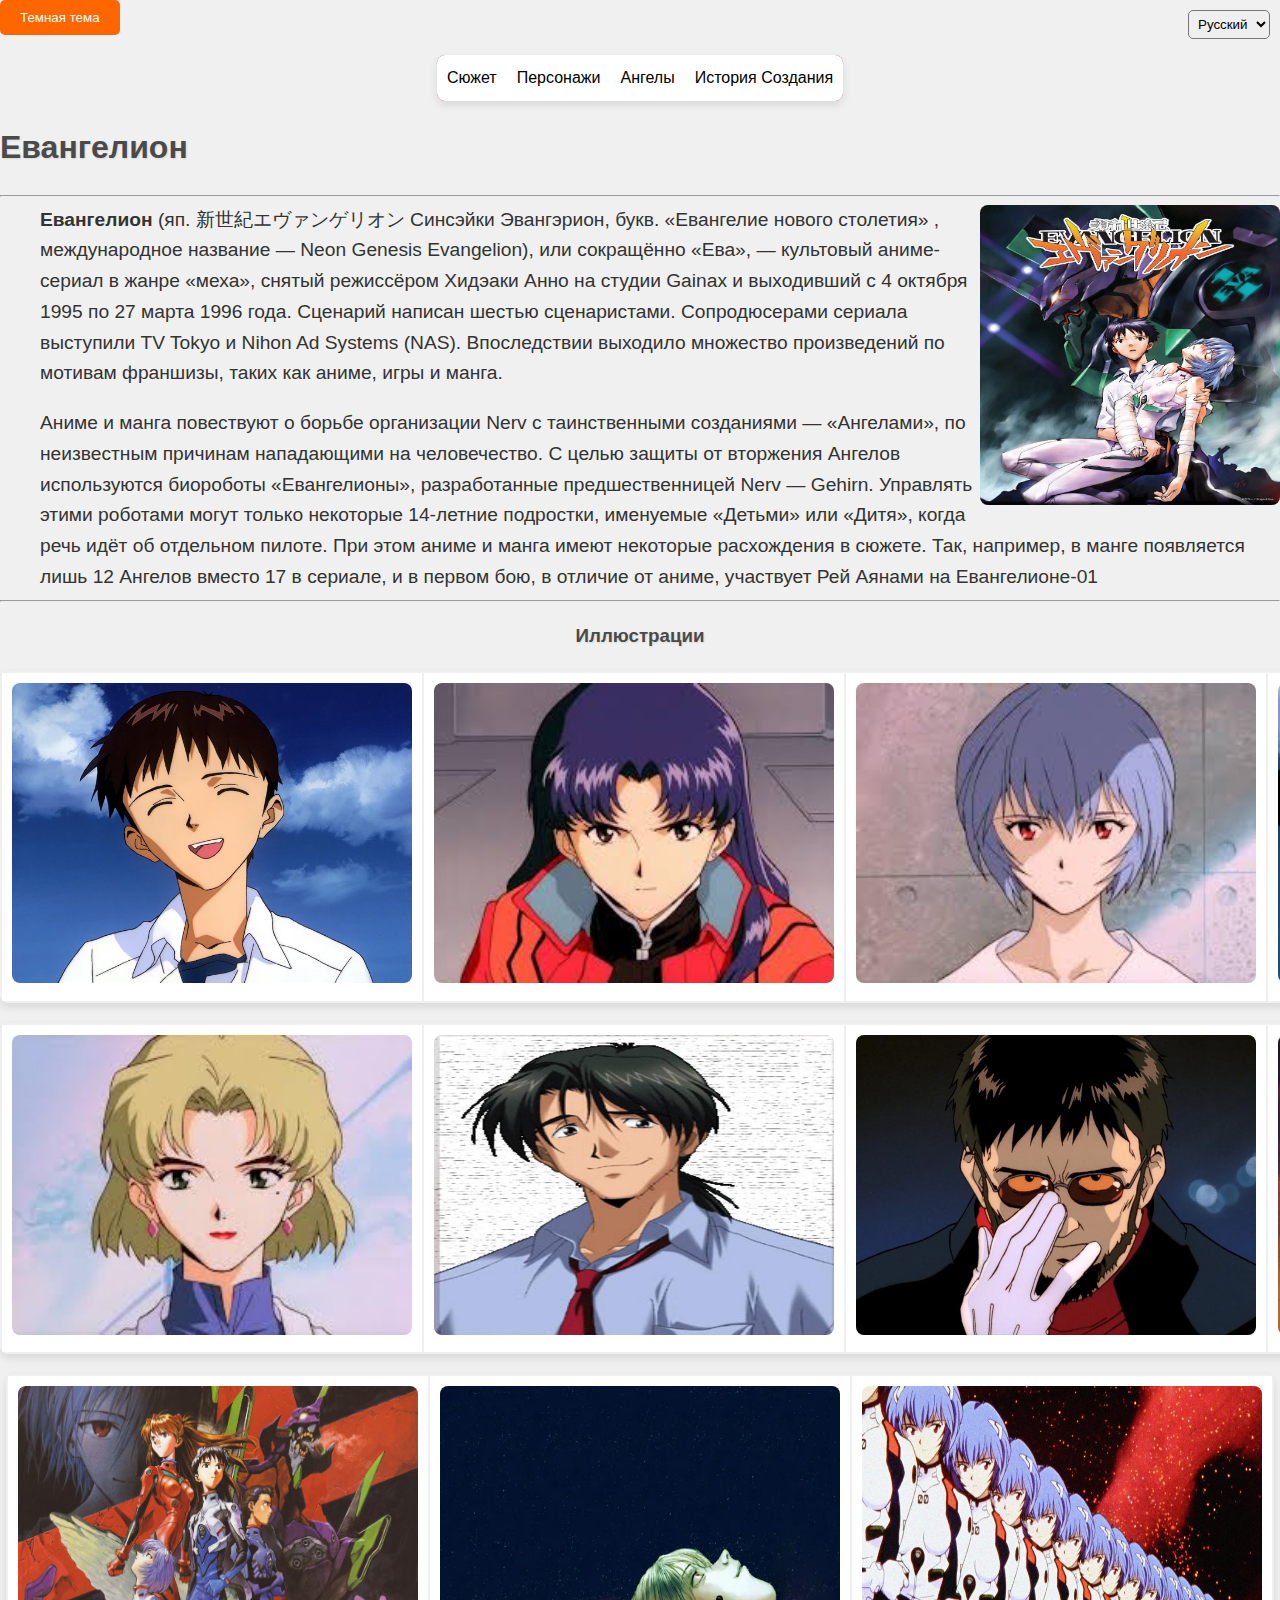
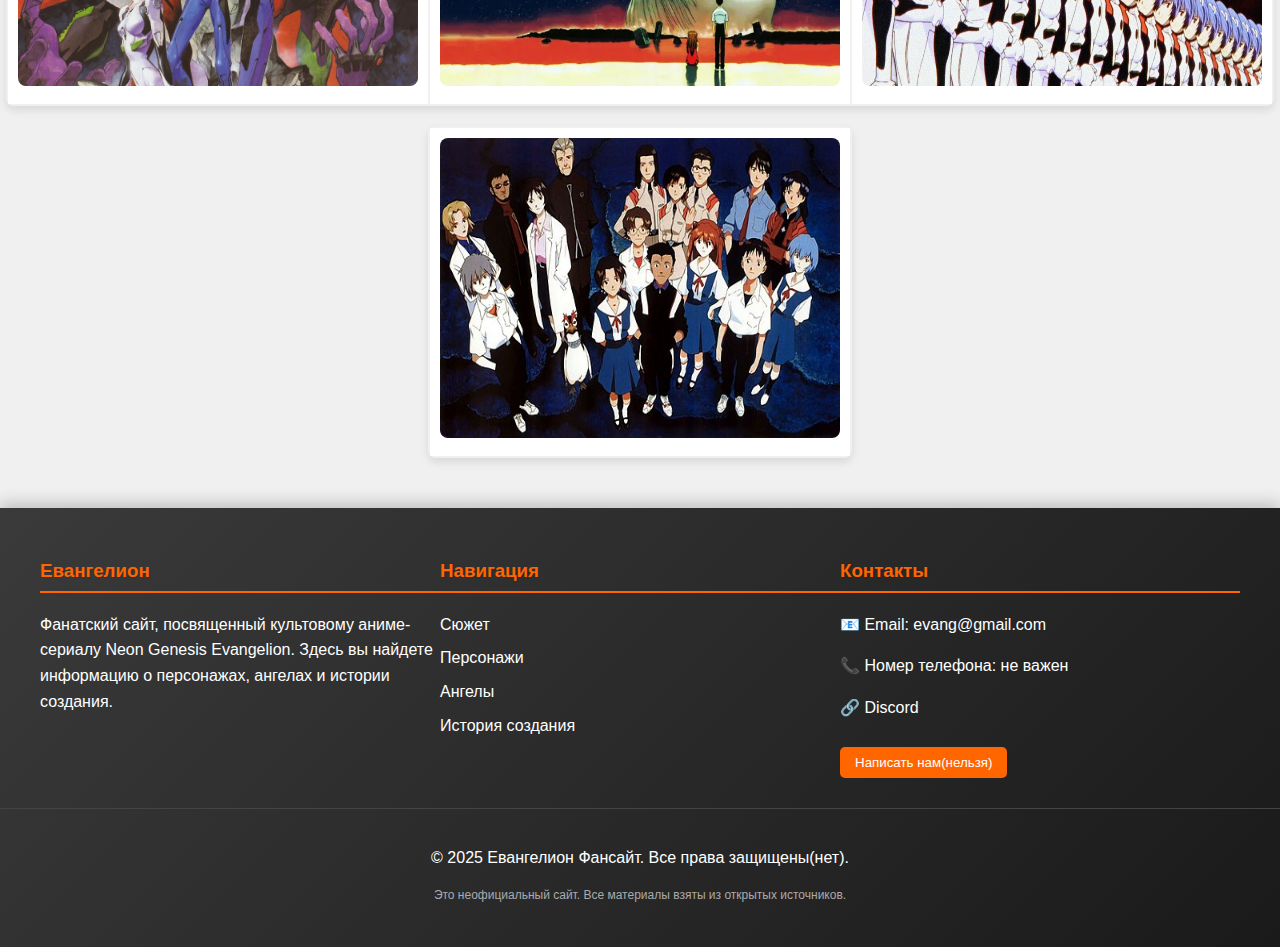
<file: index.html>
<!DOCTYPE html>
<html>
 <head>
    <title>Евангелион</title>
    <meta charset="UTF-8">   
    <link rel="stylesheet" href="style.css">
    <button id="theme-toggle">Темная тема</button>
<script>
    document.getElementById('theme-toggle').onclick = () => {
        document.body.classList.toggle('dark-theme');
    };
</script>
<style>
    .dark-theme {
        background-color: #222;
        color: #eee;
    }
    .dark-theme h1, .dark-theme h2, .dark-theme h3 {
        color: #fff;
    }
</style>
<div style="position: fixed; top: 10px; right: 10px; z-index: 1000;">
  <select id="language-selector" style="padding: 5px; border-radius: 5px;">
    <option value="ru">Русский</option>
    <option value="en">English</option>
    <option value="ja">日本語</option>
  </select>
</div>
 </head>
 <body bgcolor="silver">
    <table  style="border-collapse: collapse;" bgcolor = "Brown" height = "35">
        <tr>
            <td><a href = "page1.html" style="color: black;"data-translate="Сюжет">&nbsp;Сюжет</a></td>
            <td><a href = "page2.html" style="color: black;"data-translate="Персонажи">&nbsp;Персонажи</a></td>
            <td><a href = "pageAngel.html" style="color: black;"data-translate="Ангелы">&nbsp;Ангелы</a></td>
            <td><a href = "pageSujet.html" style="color: black;"data-translate="История Создания">&nbsp;История Создания</a></td>
        </tr>
    </table>
<h1 align = "left" data-translate="Евангелион">Евангелион</h1>
<hr>
<dd> <img src ="pics/pic1.jpg"  width ="300" height="300" align = "right"> <big><b data-translate="Евангелион"> «Евангелион»</b> (яп. 新世紀エヴァンゲリオン Синсэйки Эвангэрион, букв. «Евангелие нового столетия» 
    ,  международное название  — Neon Genesis Evangelion), или сокращённо «Ева», — культовый аниме-сериал
    в жанре «меха», снятый режиссёром Хидэаки Анно на студии Gainax и выходивший с 4 октября 1995 по 27 марта 1996 года. 
    Сценарий написан шестью сценаристами. Сопродюсерами сериала выступили TV Tokyo и Nihon Ad Systems (NAS). Впоследствии выходило множество произведений по мотивам франшизы, таких как аниме, игры и манга.
</dd>
<p></p>
<dd>Аниме и манга повествуют о борьбе организации Nerv с таинственными созданиями — «Ангелами», по неизвестным причинам нападающими на человечество.
    С целью защиты от вторжения Ангелов используются биороботы «Евангелионы», разработанные предшественницей Nerv — Gehirn. Управлять этими роботами могут только некоторые 14-летние подростки, именуемые «Детьми» или «Дитя»,
    когда речь идёт об отдельном пилоте. При этом аниме и манга имеют некоторые расхождения в сюжете. Так, например, в манге появляется лишь 12 Ангелов вместо 17 в сериале, и в первом бою, в отличие от аниме, участвует Рей Аянами на Евангелионе-01</big>
</dd>
<hr>
<h3 align = "center" data-translate="Иллюстрации">Иллюстрации</h3>
<table align="center">
<tr>
    <td><a href = "pageShinji.html"><img src = "pics/pic3.webp" width = "400" height = "300"></a></td>
    <td><a href = "pageMisato.html"><img src ="pics/pic4.jpg" width = "400" height = "300"></a></td>
    <td><a href = "pageRei.html"><img src ="pics/pic5.jpg" width = "400" height = "300"></a></td>
    <td><a href = "pageAska.html"><img src ="pics/pic6.webp" width = "400" height = "300"></a></td>
</tr>
</table>
<table align="center" >
    <tr>
        <td><a href = "pageRizuko.html"><img src ="pics/pic7.jpg" width = "400" height = "300"></a></td>
        <td><a href = "pageKadzi.html"><img src ="pics/pic8.jpg" width = "400" height = "300"></a></td>
        <td><a href = "pageGendo.html"><img src ="pics/pic9.webp" width = "400" height = "300"></a></td>
        <td><a href = "pageKaoru.html"><img src ="pics/pic10.jpg" width = "400" height = "300"></a></td>
    </tr>
    </table>
    <table align="center"  >
        <tr>
            <td><img src ="pics/pic11.jpg" width = "400" height = "300"></td>
            <td><img src ="pics/pic12.webp" width = "400" height = "300"></td>
            <td><img src ="pics/pic13.jpg" width = "400" height = "300"></td>
        </tr>
        </table>
        <table align="center"  >
            <tr>
                <td><img src ="pics/pic14.jpg" width = "400" height = "300"></td>
            </tr>
            </table>
    <footer style="background: linear-gradient(135deg, #3a3a3a 0%, #1a1a1a 100%); color: white; padding: 30px 0; margin-top: 50px; font-family: 'Arial', sans-serif; box-shadow: 0 -5px 15px rgba(0, 0, 0, 0.2);">
  <div style="max-width: 1200px; margin: 0 auto; display: flex; flex-wrap: wrap; justify-content: space-between; padding: 0 20px;">
    <div style="flex: 1; min-width: 250px; margin-bottom: 20px;">
      <h3 style="color: #ff6600; border-bottom: 2px solid #ff6600; padding-bottom: 5px;">Евангелион</h3>
      <p>Фанатский сайт, посвященный культовому аниме-сериалу Neon Genesis Evangelion. Здесь вы найдете информацию о персонажах, ангелах и истории создания.</p>
      <div style="margin-top: 15px;">
        <a href="#" style="color: #ff6600; margin-right: 10px;"></a>
      </div>
    </div>


    <div style="flex: 1; min-width: 250px; margin-bottom: 20px;">
      <h3 style="color: #ff6600; border-bottom: 2px solid #ff6600; padding-bottom: 5px;">Навигация</h3>
      <ul style="list-style: none; padding: 0;">
        <li style="margin-bottom: 8px;"><a href="page1.html" style="color: white;">Сюжет</a></li>
        <li style="margin-bottom: 8px;"><a href="page2.html" style="color: white;">Персонажи</a></li>
        <li style="margin-bottom: 8px;"><a href="pageAngel.html" style="color: white;">Ангелы</a></li>
        <li style="margin-bottom: 8px;"><a href="pageSujet.html" style="color: white;">История создания</a></li>
      </ul>
    </div>

    <div style="flex: 1; min-width: 250px;">
      <h3 style="color: #ff6600; border-bottom: 2px solid #ff6600; padding-bottom: 5px;">Контакты</h3>
      <p>📧 Email: evang@gmail.com</p>
      <p>📞 Номер телефона: не важен</p>
      <p>🔗 Discord</p>
      <button style="background-color: #ff6600; color: white; border: none; padding: 8px 15px; border-radius: 5px; margin-top: 10px; cursor: pointer;">Написать нам(нельзя)</button>
    </div>
  </div>
  <div style="text-align: center; margin-top: 30px; padding-top: 20px; border-top: 1px solid #444;">
    <p>© 2025 Евангелион Фансайт. Все права защищены(нет).</p>
    <p style="font-size: 12px; color: #aaa;">Это неофициальный сайт. Все материалы взяты из открытых источников.</p>
  </div>
</footer>
<script src="js.js"></script>
 </body>
 </html>
</file>
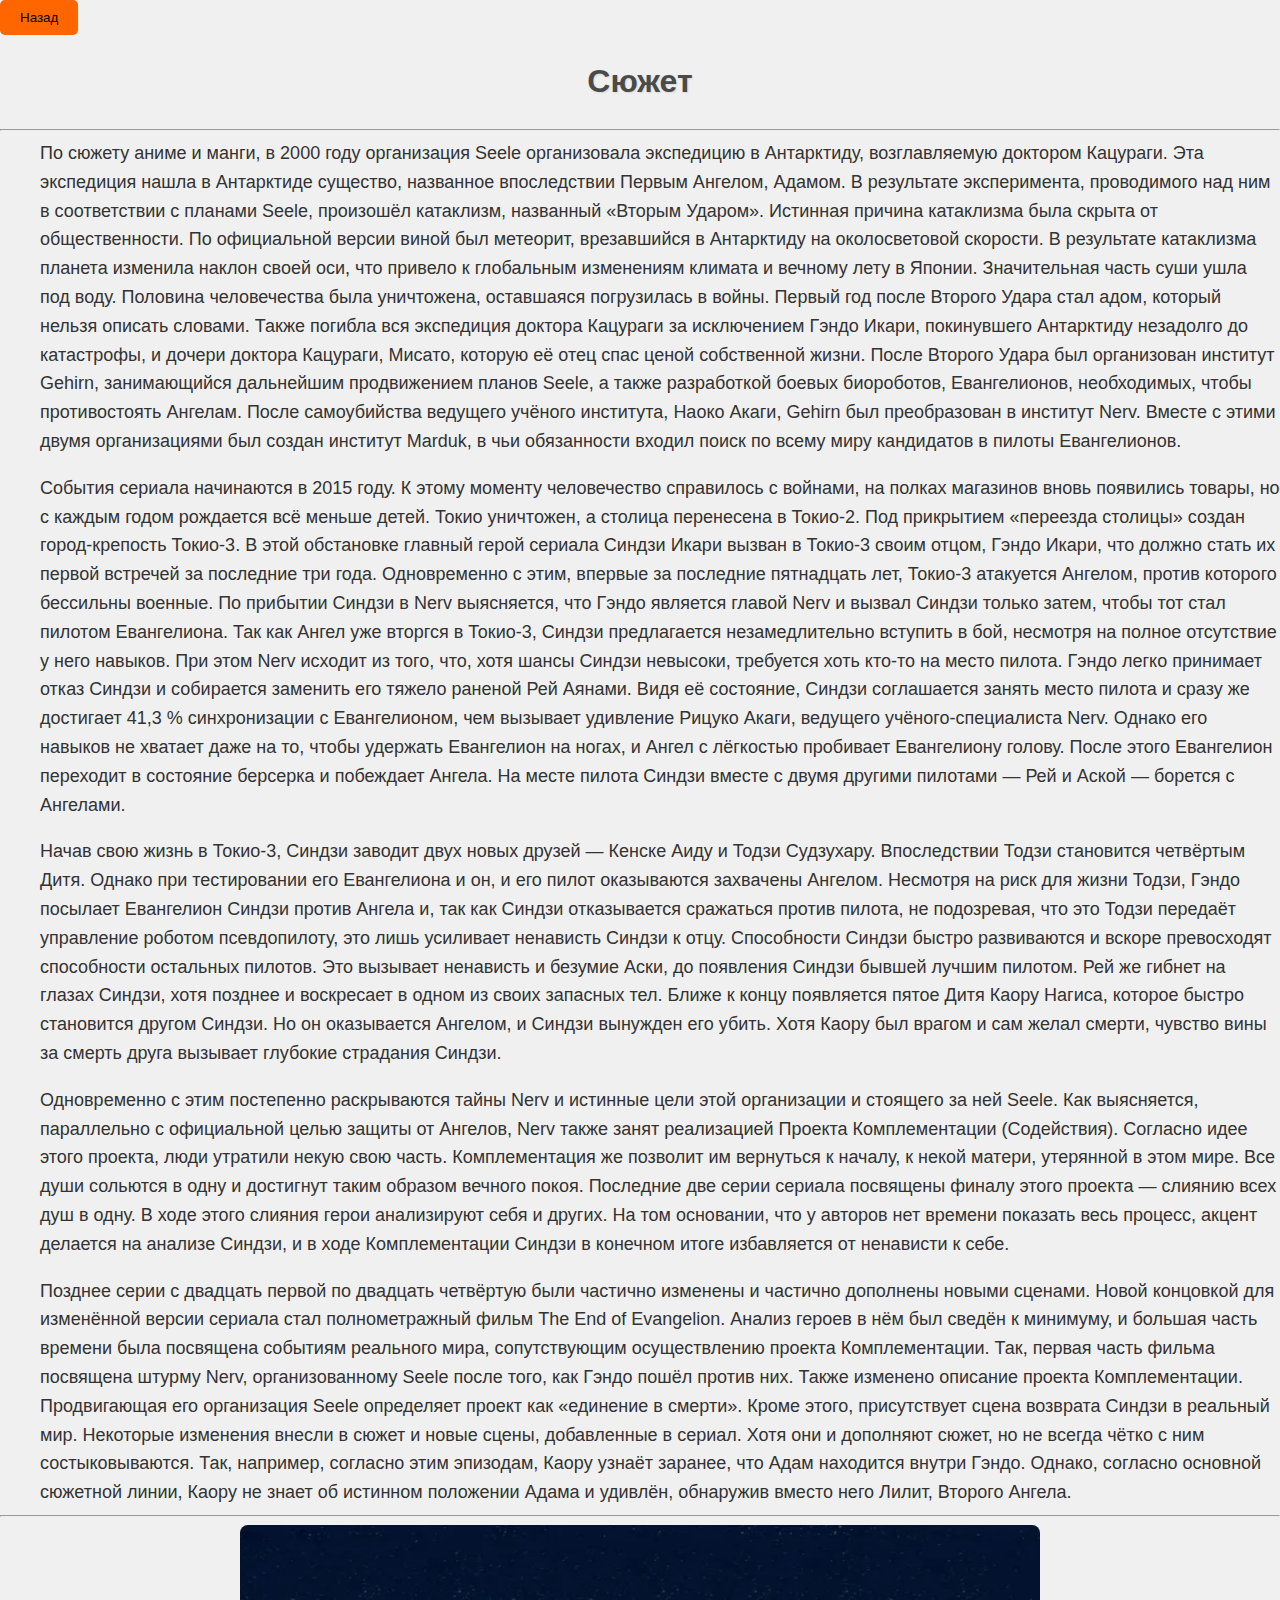
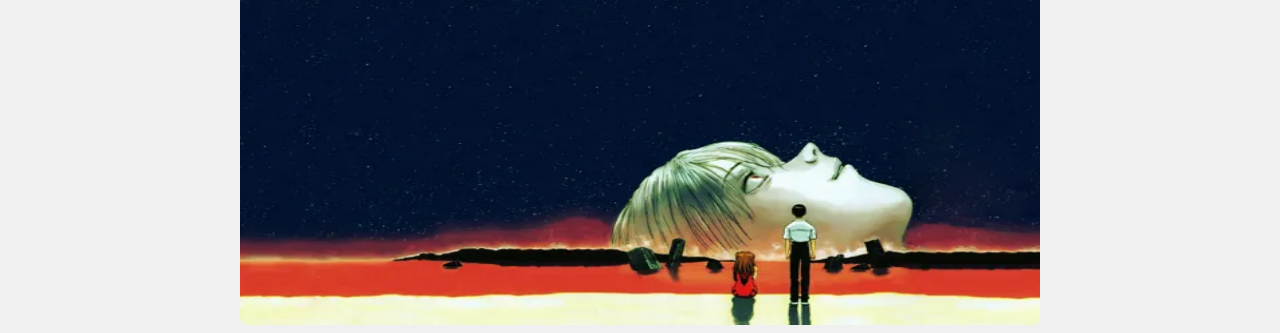
<file: page1.html>
<!DOCTYPE html>
<html>
 <head>
    <title>Сюжет</title>
    <meta charset="UTF-8">   
    <link rel="stylesheet" href="style.css">
 </head>
 <body bgcolor="silver">
    <button type="submit"><a href = index.html style="color: black;">Назад</button></a>
    
<h1 align = "center">Сюжет</h1>
<hr>
<dd style="font-size: large;">
    По сюжету аниме и манги, в 2000 году организация Seele организовала экспедицию в Антарктиду, возглавляемую доктором Кацураги. Эта экспедиция нашла в Антарктиде существо, названное впоследствии Первым Ангелом, Адамом.
    В результате эксперимента, проводимого над ним в соответствии с планами Seele, произошёл катаклизм, названный «Вторым Ударом». Истинная причина катаклизма была скрыта от общественности. По официальной версии виной был метеорит, врезавшийся в Антарктиду на околосветовой скорости. 
    В результате катаклизма планета изменила наклон своей оси, что привело к глобальным изменениям климата и вечному лету в Японии. Значительная часть суши ушла под воду. Половина человечества была уничтожена, оставшаяся погрузилась в войны. Первый год после Второго Удара стал адом, который нельзя описать словами. Также погибла вся экспедиция доктора Кацураги за исключением Гэндо Икари,
    покинувшего Антарктиду незадолго до катастрофы, и дочери доктора Кацураги, Мисато, которую её отец спас ценой собственной жизни. После Второго Удара был организован институт Gehirn, занимающийся дальнейшим продвижением планов Seele, а также разработкой боевых биороботов, Евангелионов, необходимых, чтобы противостоять Ангелам. После самоубийства ведущего учёного института, Наоко Акаги, Gehirn был преобразован в институт Nerv.
 Вместе с этими двумя организациями был создан институт Marduk, в чьи обязанности входил поиск по всему миру кандидатов в пилоты Евангелионов.
 <p></p>
События сериала начинаются в 2015 году. К этому моменту человечество справилось с войнами, на полках магазинов вновь появились товары, но с каждым годом рождается всё меньше детей. Токио уничтожен, а столица перенесена в Токио-2. Под прикрытием «переезда столицы» создан город-крепость Токио-3. В этой обстановке главный герой сериала Синдзи Икари вызван в Токио-3 своим отцом, Гэндо Икари, что должно стать их первой встречей за последние три года. 
Одновременно с этим, впервые за последние пятнадцать лет, Токио-3 атакуется Ангелом, против которого бессильны военные. По прибытии Синдзи в Nerv выясняется, что Гэндо является главой Nerv и вызвал Синдзи только затем, чтобы тот стал пилотом Евангелиона. Так как Ангел уже вторгся в Токио-3, Синдзи предлагается незамедлительно вступить в бой, несмотря на полное отсутствие у него навыков. При этом Nerv исходит из того, что, хотя шансы Синдзи невысоки, 
требуется хоть кто-то на место пилота. Гэндо легко принимает отказ Синдзи и собирается заменить его тяжело раненой Рей Аянами. Видя её состояние, Синдзи соглашается занять место пилота и сразу же достигает 41,3 % синхронизации с Евангелионом, чем вызывает удивление Рицуко Акаги, ведущего учёного-специалиста Nerv. Однако его навыков не хватает даже на то, чтобы удержать Евангелион на ногах, и Ангел с лёгкостью пробивает Евангелиону голову.
 После этого Евангелион переходит в состояние берсерка и побеждает Ангела. На месте пилота Синдзи вместе с двумя другими пилотами — Рей и Аской — борется с Ангелами.
 <p></p>
Начав свою жизнь в Токио-3, Синдзи заводит двух новых друзей — Кенске Аиду и Тодзи Судзухару. Впоследствии Тодзи становится четвёртым Дитя. Однако при тестировании его Евангелиона и он, и его пилот оказываются захвачены Ангелом. Несмотря на риск для жизни Тодзи, Гэндо посылает Евангелион Синдзи против Ангела и, так как Синдзи отказывается сражаться против пилота, не подозревая, что это Тодзи передаёт управление роботом псевдопилоту, это лишь усиливает ненависть Синдзи к отцу.
Способности Синдзи быстро развиваются и вскоре превосходят способности остальных пилотов. Это вызывает ненависть и безумие Аски, до появления Синдзи бывшей лучшим пилотом. Рей же гибнет на глазах Синдзи, хотя позднее и воскресает в одном из своих запасных тел. Ближе к концу появляется пятое Дитя Каору Нагиса, которое быстро становится другом Синдзи. Но он оказывается Ангелом, и Синдзи вынужден его убить. Хотя Каору был врагом и сам желал смерти, чувство вины за смерть друга вызывает глубокие страдания Синдзи.
<p></p>
Одновременно с этим постепенно раскрываются тайны Nerv и истинные цели этой организации и стоящего за ней Seele. Как выясняется, параллельно с официальной целью защиты от Ангелов, Nerv также занят реализацией Проекта Комплементации (Содействия). Согласно идее этого проекта, люди утратили некую свою часть. Комплементация же позволит им вернуться к началу, к некой матери, утерянной в этом мире. Все души сольются в одну и достигнут таким образом вечного покоя. Последние две серии сериала посвящены финалу этого проекта — слиянию всех душ в одну. 
В ходе этого слияния герои анализируют себя и других. На том основании, что у авторов нет времени показать весь процесс, акцент делается на анализе Синдзи, и в ходе Комплементации Синдзи в конечном итоге избавляется от ненависти к себе.
<p></p>
Позднее серии с двадцать первой по двадцать четвёртую были частично изменены и частично дополнены новыми сценами. Новой концовкой для изменённой версии сериала стал полнометражный фильм The End of Evangelion. Анализ героев в нём был сведён к минимуму, и большая часть времени была посвящена событиям реального мира, сопутствующим осуществлению проекта Комплементации. Так, первая часть фильма посвящена штурму Nerv, организованному Seele после того, как Гэндо пошёл против них. Также изменено описание проекта Комплементации. 
Продвигающая его организация Seele определяет проект как «единение в смерти». Кроме этого, присутствует сцена возврата Синдзи в реальный мир. Некоторые изменения внесли в сюжет и новые сцены, добавленные в сериал. Хотя они и дополняют сюжет, но не всегда чётко с ним состыковываются. Так, например, согласно этим эпизодам, Каору узнаёт заранее, что Адам находится внутри Гэндо. Однако, согласно основной сюжетной линии, Каору не знает об истинном положении Адама и удивлён, обнаружив вместо него Лилит, Второго Ангела.
</dd>
<hr>
<div align = "center">
    <img src ="pics/pic12.webp" width = "800" height = "400">
</div>
 </body>
 </html>
</file>
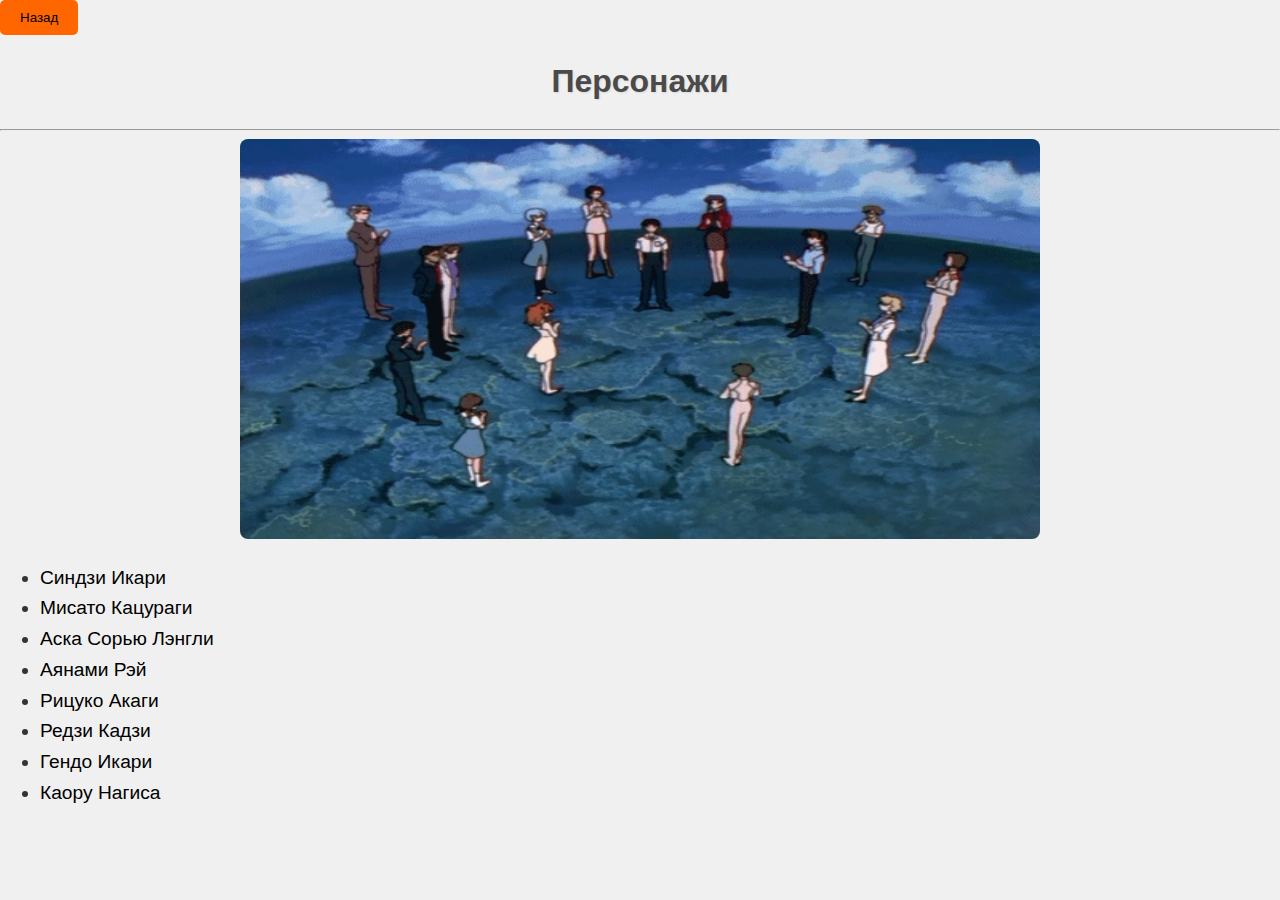
<file: page2.html>
<!DOCTYPE html>
<html>
 <head>
    <title>Персонажи</title>
    <meta charset="UTF-8">   
    <link rel="stylesheet" href="style.css">
 </head>
 <body bgcolor="silver">
    <button type="submit"><a href = index.html style="color: black;">Назад</button></a>
<h1 align = "center">Персонажи</h1>
<hr>
<div align = "center">
    <img src ="pics/gif1.gif" width = "800" height = "400">
</div>
<ul>
    <big>
    <li><a href = pageShinji.html style="color: black;">Синдзи Икари</li></a>
    <li><a href = pageMisato.html style="color: black;">Мисато Кацураги</li></a>
    <li><a href = pageAska.html style="color: black;">Аска Сорью Лэнгли</li></a>
    <li><a href = pageRei.html style="color: black;">Аянами Рэй</li></a>
    <li><a href = pageRizuko.html style="color: black;">Рицуко Акаги</li></a>
    <li><a href = pageKadzi.html style="color: black;">Редзи Кадзи</li></a>
    <li><a href = pageGendo.html style="color: black;">Гендо Икари</li></a>
    <li><a href = pageKaoru.html style="color: black;">Каору Нагиса</li></a>
    </big>
</ul>
 </body>
 </html>
</file>
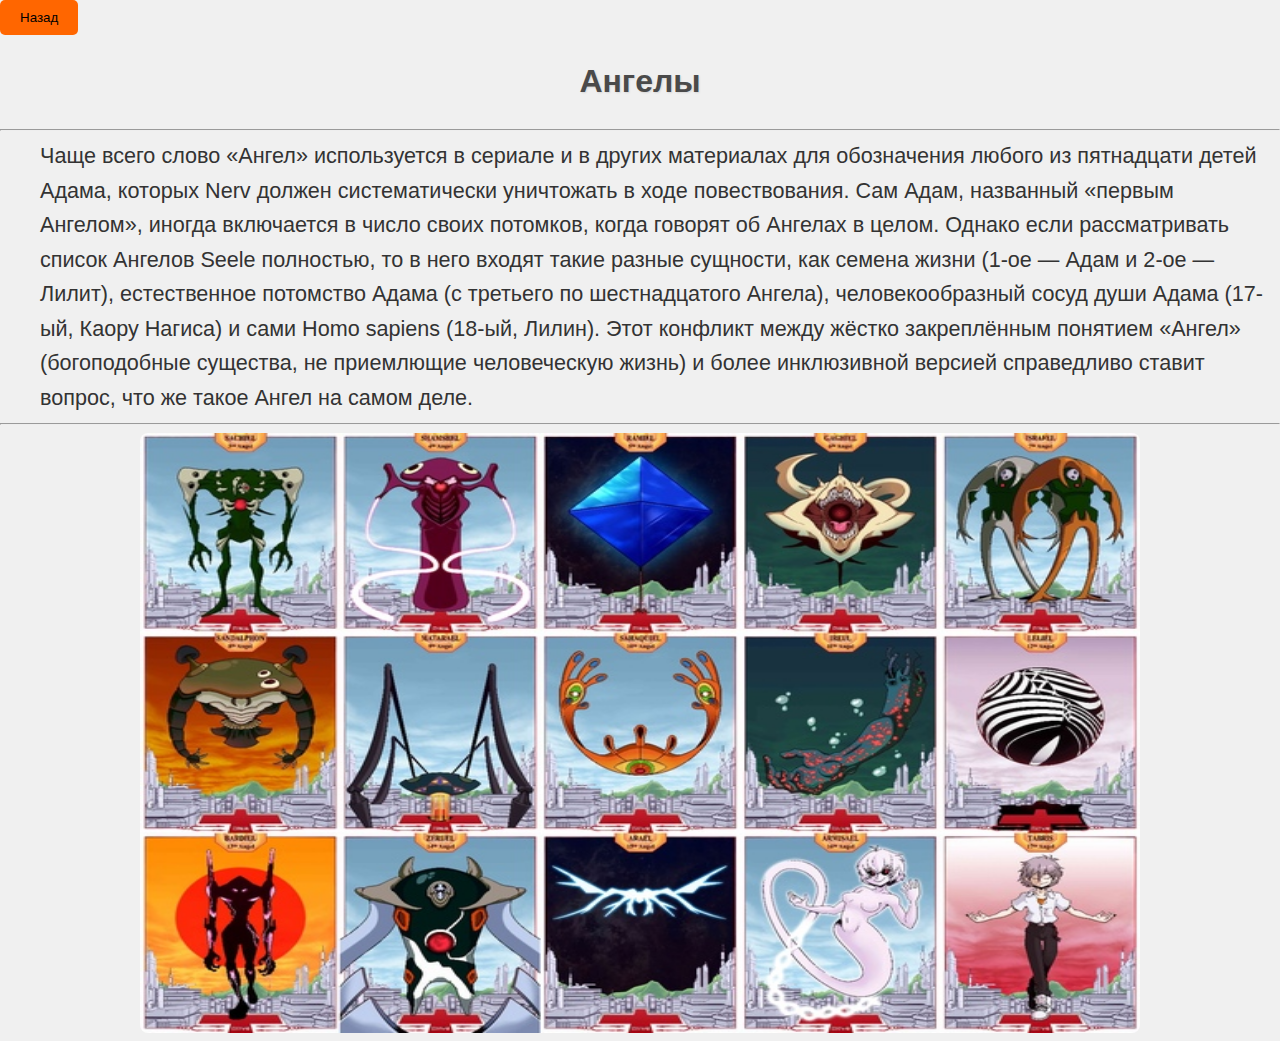
<file: pageAngel.html>
<!DOCTYPE html>
<html>
 <head>
    <title>Ангелы</title>
    <meta charset="UTF-8">   
    <link rel="stylesheet" href="style.css">
 </head>
 <body bgcolor="silver">
    <button type="submit"><a href = index.html style="color: black;">Назад</button></a>
    
<h1 align = "center">Ангелы</h1>
<hr>
<dd style="font-size: large;"><big>Чаще всего слово «Ангел» используется в сериале и в других материалах для обозначения любого из пятнадцати детей Адама, которых Nerv должен систематически уничтожать в ходе повествования. 
Сам Адам, названный «первым Ангелом», иногда включается в число своих потомков, когда говорят об Ангелах в целом.

    Однако если рассматривать список Ангелов Seele полностью, то в него входят такие разные сущности, как семена жизни (1-ое — Адам и 2-ое — Лилит), естественное потомство Адама (с третьего по шестнадцатого Ангела), человекообразный сосуд души Адама 
    (17-ый, Каору Нагиса) и сами Homo sapiens (18-ый, Лилин).
    
    Этот конфликт между жёстко закреплённым понятием «Ангел» (богоподобные существа, не приемлющие человеческую жизнь) и более инклюзивной версией справедливо ставит вопрос, что же такое Ангел на самом деле. 
</big></dd>
<hr>
<div align = "center">
    <img src = "pics/pic16.jpg" width="1000" height="600">
</div>
 </body>
 </html>
</file>
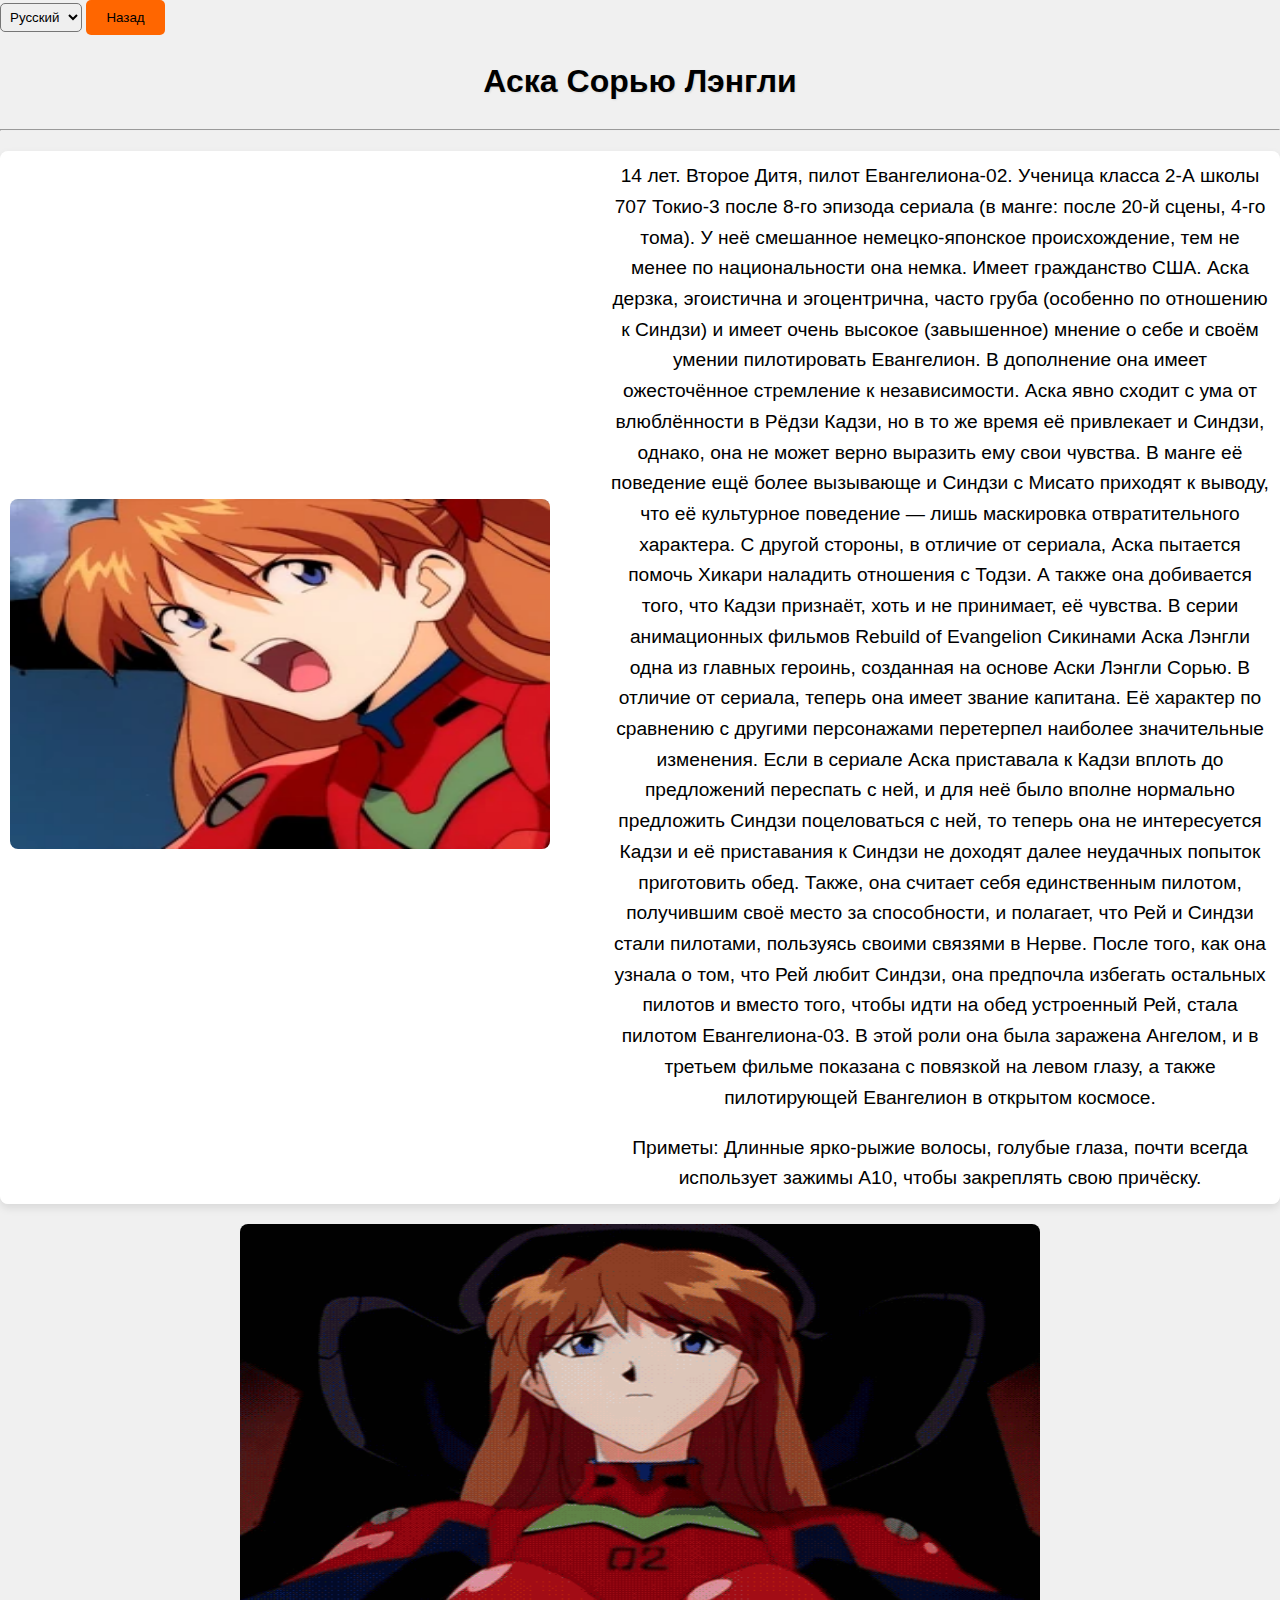
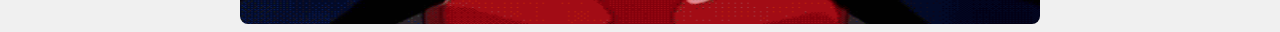
<file: pageAska.html>
<!DOCTYPE html>
<html>
 <head>
    <title>Аска Сорью Лэнгли</title>
    <meta charset="UTF-8">   
    <link rel="stylesheet" href="style.css">
    <div style="position: right;; top: 10px; left: 10px; z-index: 1000;">
  <select id="language-selector" style="padding: 5px; border-radius: 5px;">
    <option value="ru">Русский</option>
    <option value="en">English</option>
    <option value="ja">日本語</option>
  </select>
 </head>
 <body bgcolor="Chocolate">
    <button type="submit"><a href = page2.html style="color: black;">Назад</button></a>
<h1 align = "center" style="color: black;">Аска Сорью Лэнгли</h1>
<hr>
<table style="border-collapse: collapse;">
    <tr>
        <td><img src ="pics/pic6.webp" width = "540" height = "350"></td>
        <td><big style="color: black;"><dd>14 лет. Второе Дитя, пилот Евангелиона-02. Ученица класса 2-А школы 707 Токио-3 после 8-го эпизода сериала (в манге: после 20-й сцены, 4-го тома).

            У неё смешанное немецко-японское происхождение, тем не менее по национальности она немка. Имеет гражданство США. Аска дерзка, эгоистична и эгоцентрична, часто груба (особенно по отношению к Синдзи) и имеет очень высокое (завышенное) мнение о себе и своём умении пилотировать Евангелион.
             В дополнение она имеет ожесточённое стремление к независимости. Аска явно сходит с ума от влюблённости в Рёдзи Кадзи, но в то же время её привлекает и Синдзи, однако, она не может верно выразить ему свои чувства.
            
            В манге её поведение ещё более вызывающе и Синдзи с Мисато приходят к выводу, что её культурное поведение — лишь маскировка отвратительного характера. С другой стороны, в отличие от сериала, Аска пытается помочь Хикари наладить отношения с Тодзи. А также она добивается того, что Кадзи признаёт, хоть и не принимает, её чувства.
            
            В серии анимационных фильмов Rebuild of Evangelion Сикинами Аска Лэнгли одна из главных героинь, созданная на основе Аски Лэнгли Сорью. В отличие от сериала, теперь она имеет звание капитана. Её характер по сравнению с другими персонажами перетерпел наиболее значительные изменения. 
            Если в сериале Аска приставала к Кадзи вплоть до предложений переспать с ней, и для неё было вполне нормально предложить Синдзи поцеловаться с ней, то теперь она не интересуется Кадзи и её приставания к Синдзи не доходят далее неудачных попыток приготовить обед. Также, она считает себя единственным пилотом, получившим своё место за способности, и полагает, что Рей и Синдзи стали пилотами, 
            пользуясь своими связями в Нерве. После того, как она узнала о том, что Рей любит Синдзи, она предпочла избегать остальных пилотов и вместо того, чтобы идти на обед устроенный Рей, стала пилотом Евангелиона-03. В этой роли она была заражена Ангелом, и в третьем фильме показана с повязкой на левом глазу, а также пилотирующей Евангелион в открытом космосе.
            <p></p>
            Приметы: Длинные ярко-рыжие волосы, голубые глаза, почти всегда использует зажимы А10, чтобы закреплять свою причёску.</big></dd></td>
</tr>
</table>
<div align = "center">
    <img src ="pics/gif5.gif" width = "800" height = "400">
</div>
</body>
</html>
</file>
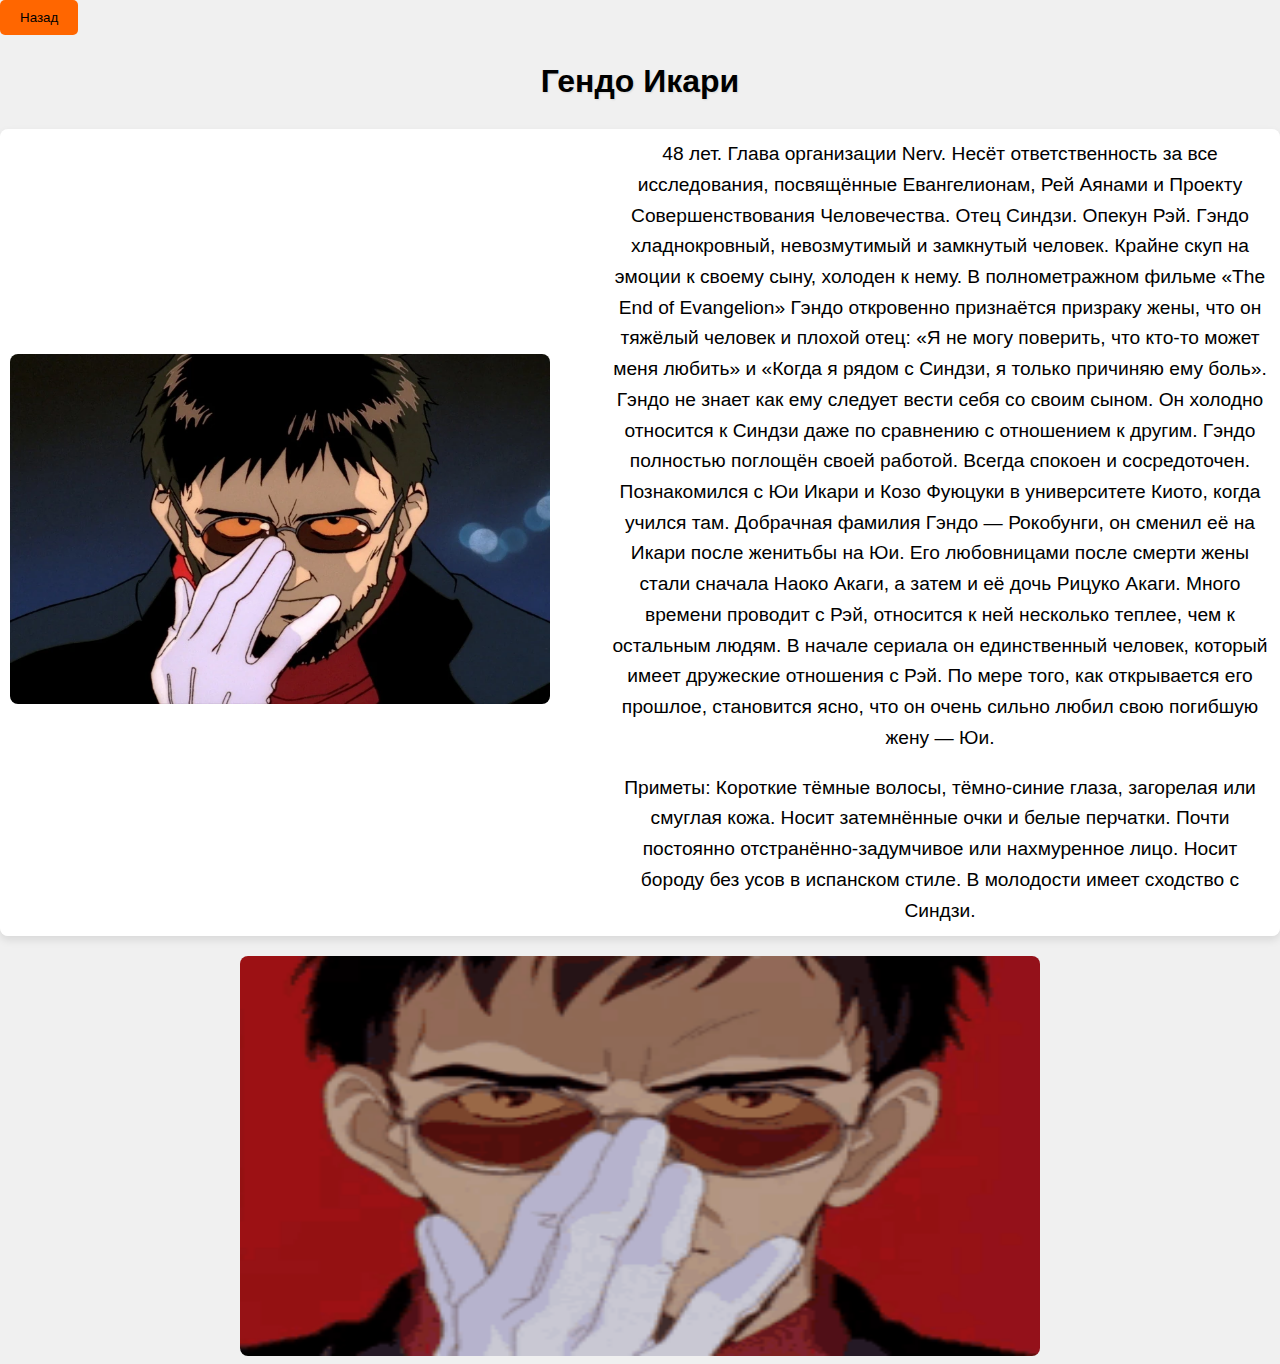
<file: pageGendo.html>
<!DOCTYPE html>
<html>
 <head>
    <title>Икари Гендо</title>
    <meta charset="UTF-8">   
    <link rel="stylesheet" href="style.css">
 </head>
 <body bgcolor="DarkRed">
    <button type="submit"><a href = page2.html style="color: black;">Назад</button></a>
<h1 align = "center" style="color: black;">Гендо Икари</h1>
<table style="border-collapse: collapse;">
    <tr>
        <td><img src ="pics/pic9.webp" width = "540" height = "350"></td>
        <td><big style="color: black;"><dd>48 лет. Глава организации Nerv. Несёт ответственность за все исследования, посвящённые Евангелионам, Рей Аянами и Проекту Совершенствования Человечества. Отец Синдзи. Опекун Рэй.

            Гэндо хладнокровный, невозмутимый и замкнутый человек. Крайне скуп на эмоции к своему сыну, холоден к нему. В полнометражном фильме «The End of Evangelion» Гэндо откровенно признаётся призраку жены, что он тяжёлый человек и плохой отец: «Я не могу поверить, что кто-то может меня любить» 
            и «Когда я рядом с Синдзи, я только причиняю ему боль». Гэндо не знает как ему следует вести себя со своим сыном. Он холодно относится к Синдзи даже по сравнению с отношением к другим. Гэндо полностью поглощён своей работой. Всегда спокоен и сосредоточен. 
            Познакомился с Юи Икари и Козо Фуюцуки в университете Киото, когда учился там. Добрачная фамилия Гэндо — Рокобунги, он сменил её на Икари после женитьбы на Юи. Его любовницами после смерти жены стали сначала Наоко Акаги, 
            а затем и её дочь Рицуко Акаги. Много времени проводит с Рэй, относится к ней несколько теплее, чем к остальным людям.
             В начале сериала он единственный человек, который имеет дружеские отношения с Рэй. По мере того, как открывается его прошлое, становится ясно, что он очень сильно любил свою погибшую жену — Юи.
             <p></p>
             Приметы: Короткие тёмные волосы, тёмно-синие глаза, загорелая или смуглая кожа. Носит затемнённые очки и белые перчатки. Почти постоянно отстранённо-задумчивое или нахмуренное лицо. Носит бороду без усов в испанском стиле. В молодости имеет сходство с Синдзи.</big></dd></td>
</tr>
</table>
<div align = "center">
    <img src ="pics/gif7.gif" width = "800" height = "400">
</div>
</body>
</html>
</file>
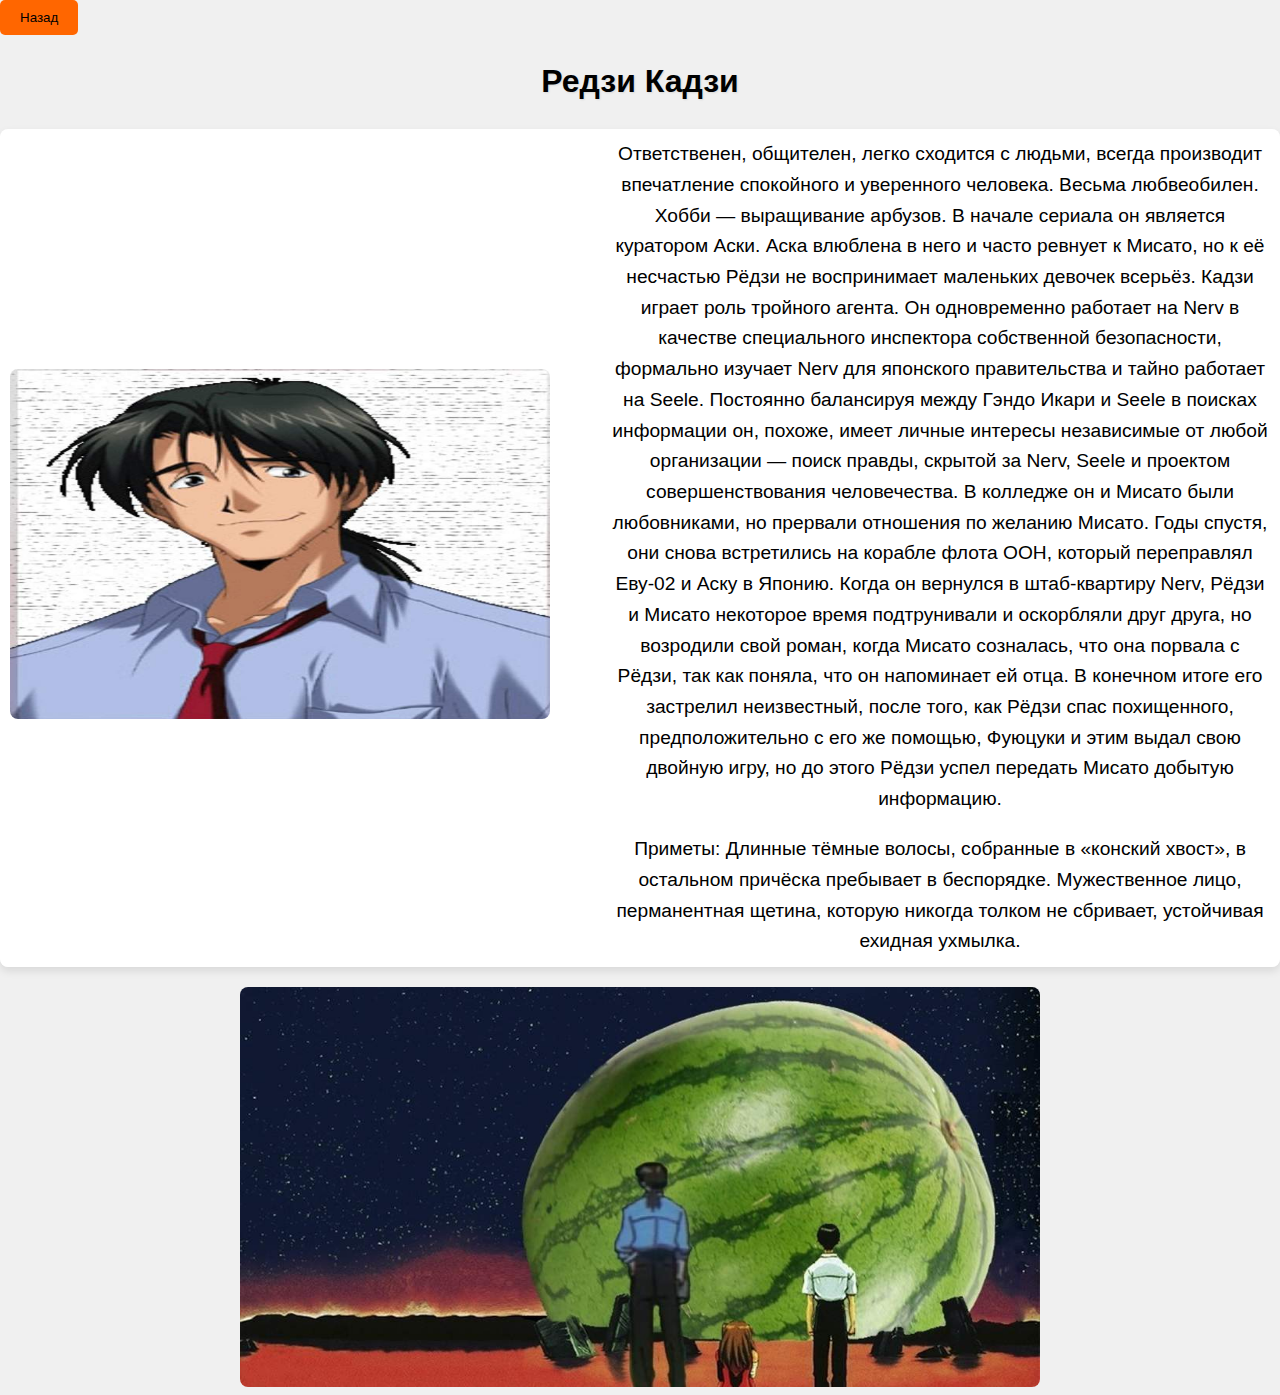
<file: pageKadzi.html>
<!DOCTYPE html>
<html>
 <head>
    <title>Кадзи Редзи</title>
    <meta charset="UTF-8">   
    <link rel="stylesheet" href="style.css">
 </head>
 <body bgcolor="DarkGreen">
    <button type="submit"><a href = page2.html style="color: black;">Назад</button></a>
<h1 align = "center" style="color: black;">Редзи Кадзи</h1>
<table style="border-collapse: collapse;">
    <tr>
        <td><img src ="pics/pic8.jpg" width = "540" height = "350"></td>
        <td><big style="color: black;"><dd>Ответственен, общителен, легко сходится с людьми, всегда производит впечатление спокойного и уверенного человека. Весьма любвеобилен. Хобби — выращивание арбузов. В начале сериала он является куратором Аски.
             Аска влюблена в него и часто ревнует к Мисато, но к её несчастью Рёдзи не воспринимает маленьких девочек всерьёз.

            Кадзи играет роль тройного агента. Он одновременно работает на Nerv в качестве специального инспектора собственной безопасности, формально изучает Nerv для японского правительства и тайно работает на Seele. Постоянно балансируя между Гэндо Икари и Seele в поисках информации он, похоже, 
            имеет личные интересы независимые от любой организации — поиск правды, скрытой за Nerv, Seele и проектом совершенствования человечества. В колледже он и Мисато были любовниками, но прервали отношения по желанию Мисато. Годы спустя, они снова встретились на корабле флота ООН, который переправлял Еву-02 и Аску в Японию.
             Когда он вернулся в штаб-квартиру Nerv, Рёдзи и Мисато некоторое время подтрунивали и оскорбляли друг друга, но возродили свой роман, когда Мисато созналась, что она порвала с Рёдзи, так как поняла, что он напоминает ей отца. В конечном итоге его застрелил неизвестный, после того, как Рёдзи спас похищенного, 
            предположительно с его же помощью, Фуюцуки и этим выдал свою двойную игру, но до этого Рёдзи успел передать Мисато добытую информацию.
<p></p>
        Приметы: Длинные тёмные волосы, собранные в «конский хвост», в остальном причёска пребывает в беспорядке. Мужественное лицо, перманентная щетина, которую никогда толком не сбривает, устойчивая ехидная ухмылка.</big></dd></td>
</tr>
</table>
<div align = "center">
    <img src ="pics/pic15.jpg" width = "800" height = "400">
</div>
</body>
</html>
</file>
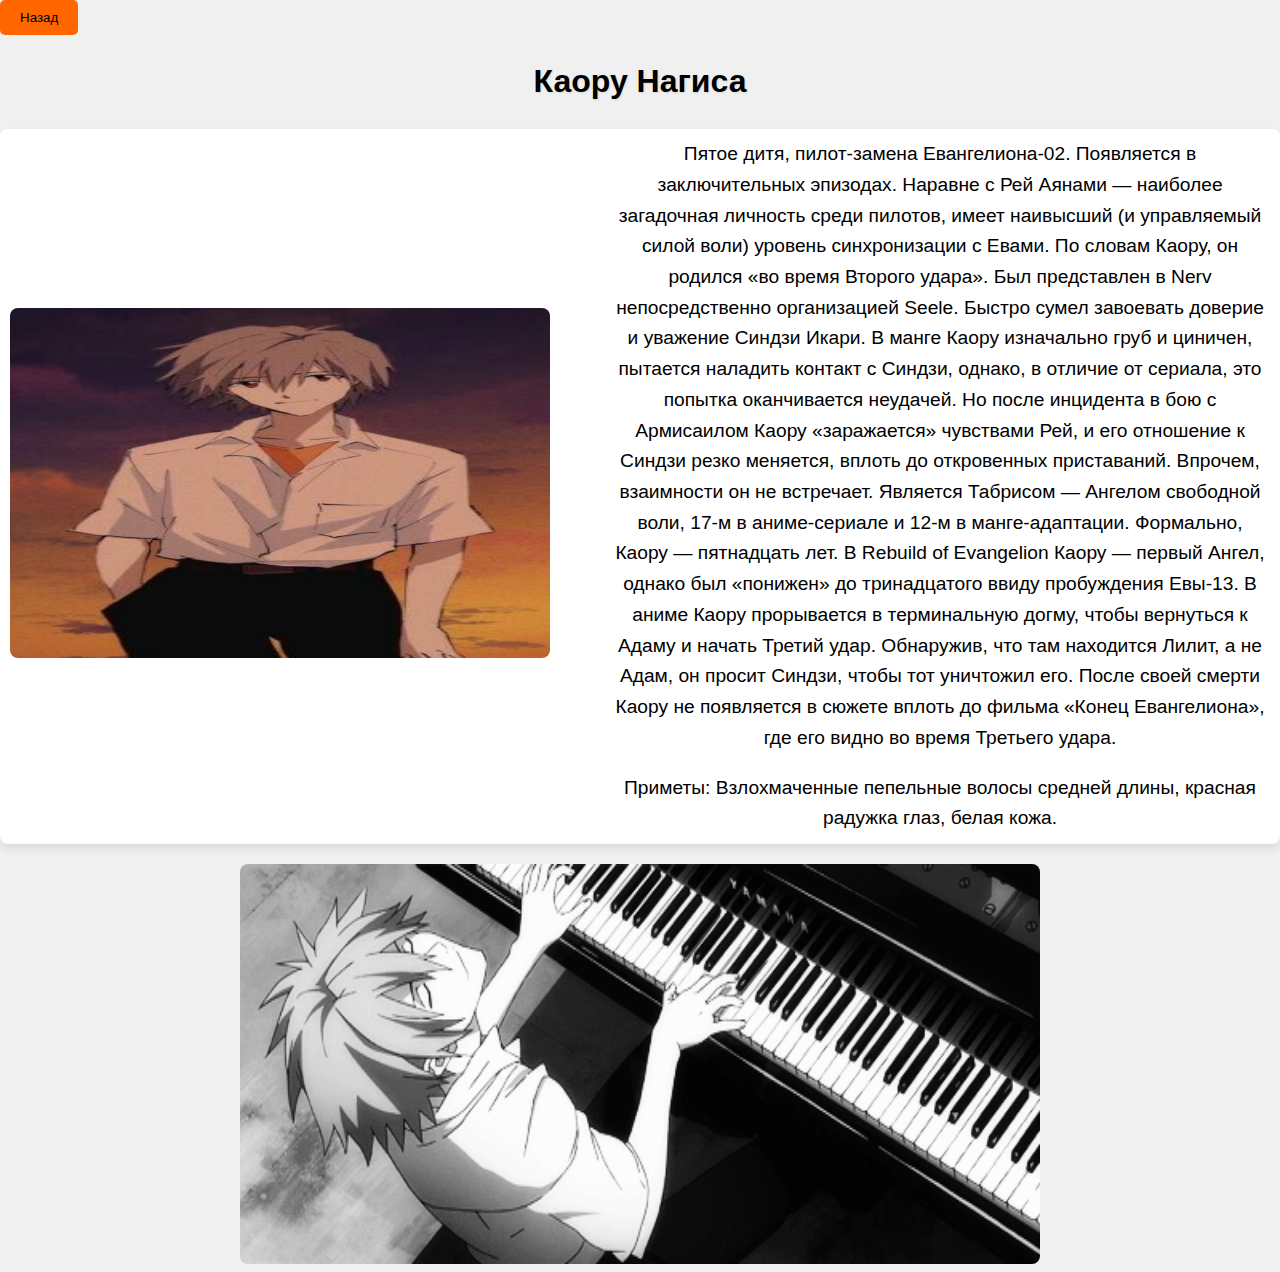
<file: pageKaoru.html>
<!DOCTYPE html>
<html>
 <head>
    <title>Каору Нагиса</title>
    <meta charset="UTF-8">   
     <link rel="stylesheet" href="style.css">
 </head>
 <body bgcolor="silver">
    <button type="submit"><a href = page2.html style="color: black;">Назад</button></a>
<h1 align = "center" style="color: black;">Каору Нагиса</h1>
<table  style="border-collapse: collapse;">
    <tr>
        <td><img src ="pics/pic10.jpg" width = "540" height = "350"></td>
        <td><big style="color: black;"><dd>Пятое дитя, пилот-замена Евангелиона-02. Появляется в заключительных эпизодах. Наравне с Рей Аянами ― наиболее загадочная личность среди пилотов, имеет наивысший (и управляемый силой воли) уровень синхронизации с Евами. 
            По словам Каору, он родился «во время Второго удара». Был представлен в Nerv непосредственно организацией Seele. Быстро сумел завоевать доверие и уважение Синдзи Икари.

            В манге Каору изначально груб и циничен, пытается наладить контакт с Синдзи, однако, в отличие от сериала, это попытка оканчивается неудачей. Но после инцидента в бою с Армисаилом Каору «заражается» чувствами Рей, и его отношение к Синдзи резко меняется, 
            вплоть до откровенных приставаний. Впрочем, взаимности он не встречает.
            
            Является Табрисом — Ангелом свободной воли, 17-м в аниме-сериале и 12-м в манге-адаптации. Формально, Каору — пятнадцать лет. В Rebuild of Evangelion Каору — первый Ангел, однако был «понижен» до тринадцатого ввиду пробуждения Евы-13.
            
            В аниме Каору прорывается в терминальную догму, чтобы вернуться к Адаму и начать Третий удар. Обнаружив, что там находится Лилит, а не Адам, он просит Синдзи, чтобы тот уничтожил его. После своей смерти Каору не появляется в сюжете вплоть до фильма «Конец Евангелиона»,
            где его видно во время Третьего удара.
            <p></p>
            Приметы: Взлохмаченные пепельные волосы средней длины, красная радужка глаз, белая кожа.</big></dd></td>
</tr>
</table>
<div align = "center">
    <img src ="pics/gif8.gif" width = "800" height = "400">
</div>
</body>
</html>
</file>
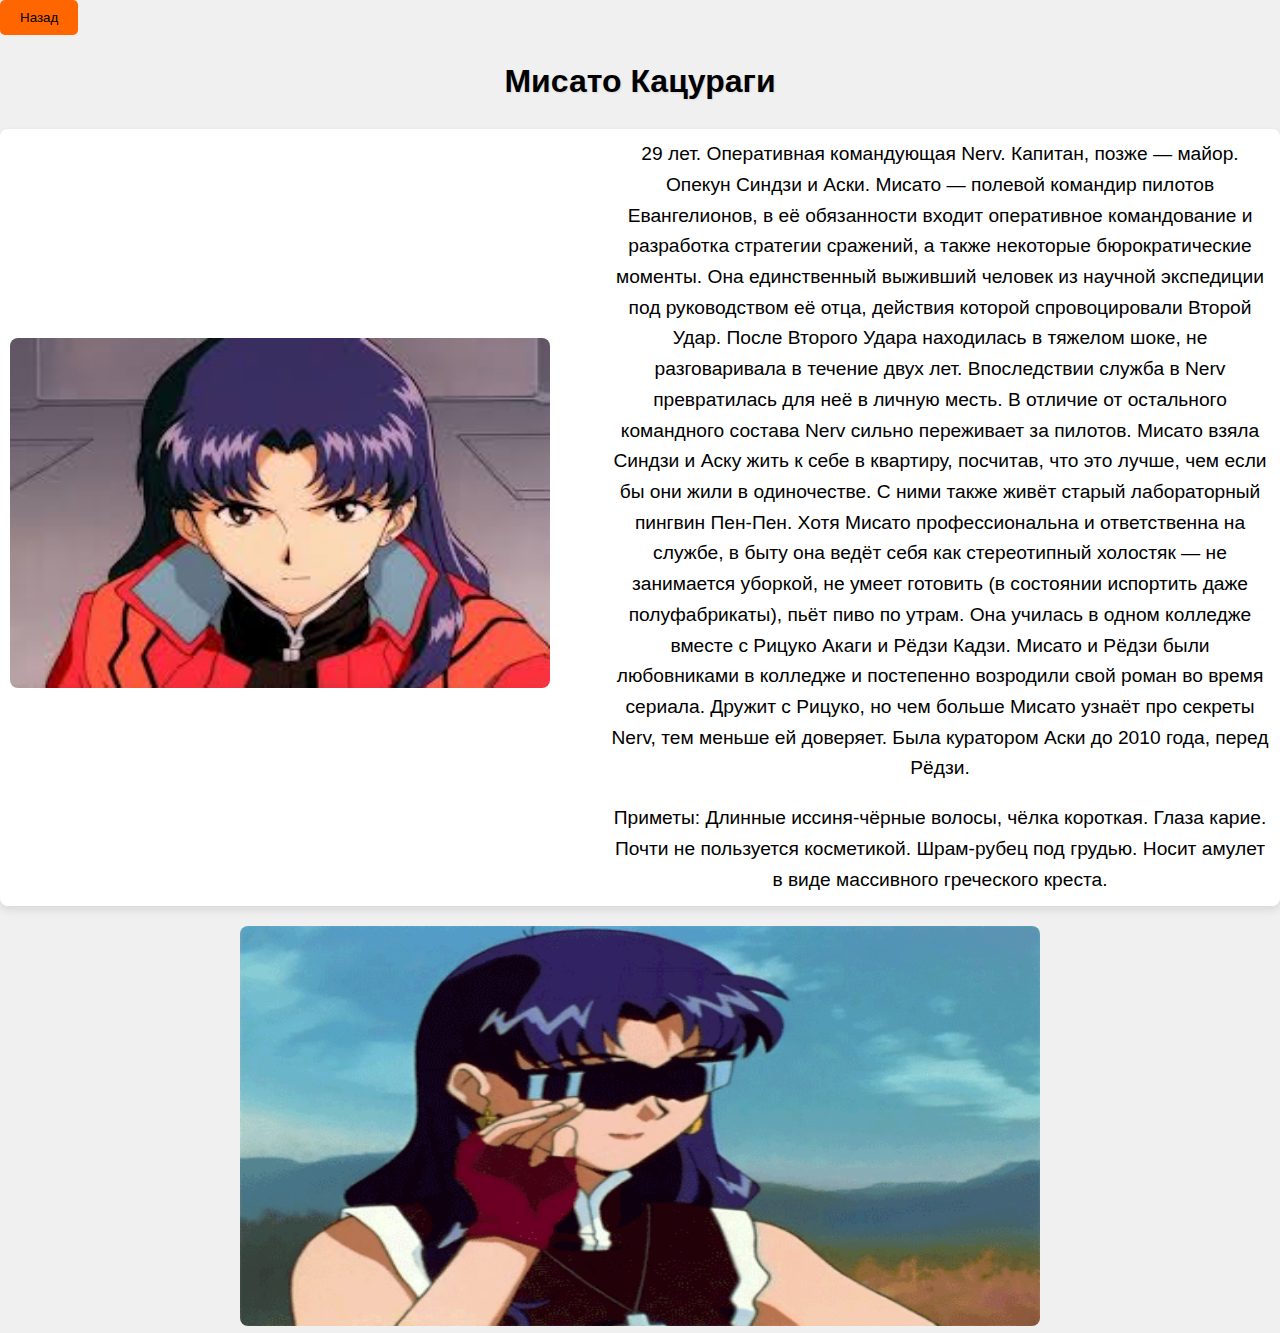
<file: pageMisato.html>
<!DOCTYPE html>
<html>
 <head>
    <title>Мисато Кацураги</title>
    <meta charset="UTF-8">   
    <link rel="stylesheet" href="style.css">
 </head>
 <body bgcolor="Indigo">
    <button type="submit"><a href = page2.html style="color: black;">Назад</button></a>
<h1 align = "center" style="color: black;">Мисато Кацураги</h1>
<table style="border-collapse: collapse;">
    <tr>
        <td><img src ="pics/pic4.jpg" width = "540" height = "350"></td>
        <td><big style="color: black;"><dd>29 лет. Оперативная командующая Nerv. Капитан, позже — майор. Опекун Синдзи и Аски.

            Мисато — полевой командир пилотов Евангелионов, в её обязанности входит оперативное командование и разработка стратегии сражений, а также некоторые бюрократические моменты. 
            Она единственный выживший человек из научной экспедиции под руководством её отца, действия которой спровоцировали Второй Удар. После Второго Удара находилась в тяжелом шоке, не разговаривала в течение двух лет. 
            Впоследствии служба в Nerv превратилась для неё в личную месть. В отличие от остального командного состава Nerv сильно переживает за пилотов. Мисато взяла Синдзи и Аску жить к себе в квартиру, посчитав, что это лучше, чем если бы они жили в одиночестве.
            С ними также живёт старый лабораторный пингвин Пен-Пен. Хотя Мисато профессиональна и ответственна на службе, в быту она ведёт себя как стереотипный холостяк — не занимается уборкой, не умеет готовить (в состоянии испортить даже полуфабрикаты), пьёт пиво по утрам. 
            Она училась в одном колледже вместе с Рицуко Акаги и Рёдзи Кадзи. Мисато и Рёдзи были любовниками в колледже и постепенно возродили свой роман во время сериала. 
            Дружит с Рицуко, но чем больше Мисато узнаёт про секреты Nerv, тем меньше ей доверяет. Была куратором Аски до 2010 года, перед Рёдзи.
            <p></p>
            Приметы: Длинные иссиня-чёрные волосы, чёлка короткая. Глаза карие. Почти не пользуется косметикой. Шрам-рубец под грудью. Носит амулет в виде массивного греческого креста.</big></dd></td>
</tr>
</table>
<div align = "center">
    <img src ="pics/gif3.gif" width = "800" height = "400">
</div>
</body>
</html>
</file>
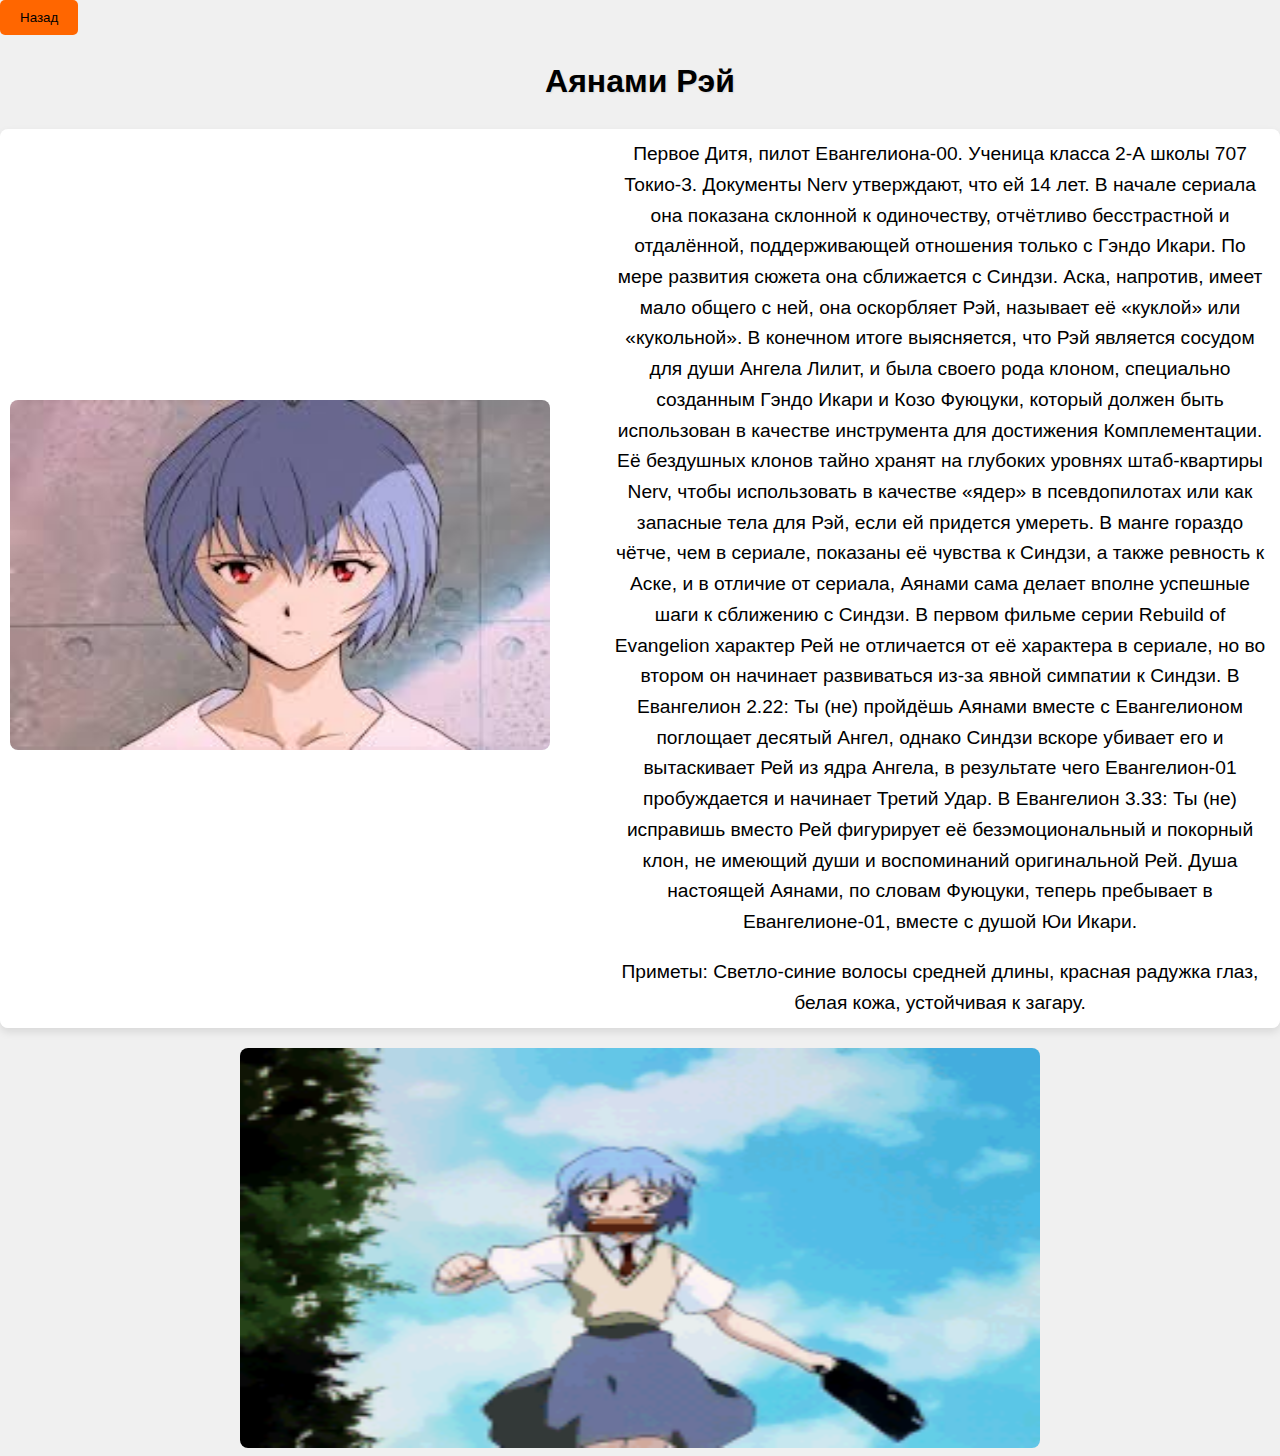
<file: pageRei.html>
<!DOCTYPE html>
<html>
 <head>
    <title>Аянами Рэй</title>
    <meta charset="UTF-8">   
   <link rel="stylesheet" href="style.css">
 </head>
 <body bgcolor="RoyalBlue">
    <button type="submit"><a href = page2.html style="color: black;">Назад</button></a>
<h1 align = "center" style="color: black;">Аянами Рэй</h1>
<table style="border-collapse: collapse;">
    <tr>
        <td><img src ="pics/pic5.jpg" width = "540" height = "350"></td>
        <td><big style="color: black;"><dd>Первое Дитя, пилот Евангелиона-00. Ученица класса 2-А школы 707 Токио-3. Документы Nerv утверждают, что ей 14 лет.

            В начале сериала она показана склонной к одиночеству, отчётливо бесстрастной и отдалённой, поддерживающей отношения только с Гэндо Икари. По мере развития сюжета она сближается с Синдзи. Аска, напротив, имеет мало общего с ней, она оскорбляет Рэй, называет её «куклой» или «кукольной».
             В конечном итоге выясняется, что Рэй является сосудом для души Ангела Лилит, и была своего рода клоном, специально созданным Гэндо Икари и Козо Фуюцуки, который должен быть использован в качестве инструмента для достижения Комплементации.
              Её бездушных клонов тайно хранят на глубоких уровнях штаб-квартиры Nerv, чтобы использовать в качестве «ядер» в псевдопилотах или как запасные тела для Рэй, если ей придется умереть.
            
            В манге гораздо чётче, чем в сериале, показаны её чувства к Синдзи, а также ревность к Аске, и в отличие от сериала, Аянами сама делает вполне успешные шаги к сближению с Синдзи.
            
            В первом фильме серии Rebuild of Evangelion характер Рей не отличается от её характера в сериале, но во втором он начинает развиваться из-за явной симпатии к Синдзи. В Евангелион 2.22: Ты (не) пройдёшь Аянами вместе с Евангелионом поглощает десятый Ангел, 
            однако Синдзи вскоре убивает его и вытаскивает Рей из ядра Ангела, в результате чего Евангелион-01 пробуждается и начинает Третий Удар. В Евангелион 3.33: Ты (не) исправишь 
            вместо Рей фигурирует её безэмоциональный и покорный клон, не имеющий души и воспоминаний оригинальной Рей. Душа настоящей Аянами, по словам Фуюцуки, теперь пребывает в Евангелионе-01, вместе с душой Юи Икари.
            <p></p>
            Приметы: Светло-синие волосы средней длины, красная радужка глаз, белая кожа, устойчивая к загару.</big></dd></td>
</tr>
</table>
<div align = "center">
    <img src ="pics/gif4.gif" width = "800" height = "400">
</div>
</body>
</html>
</file>
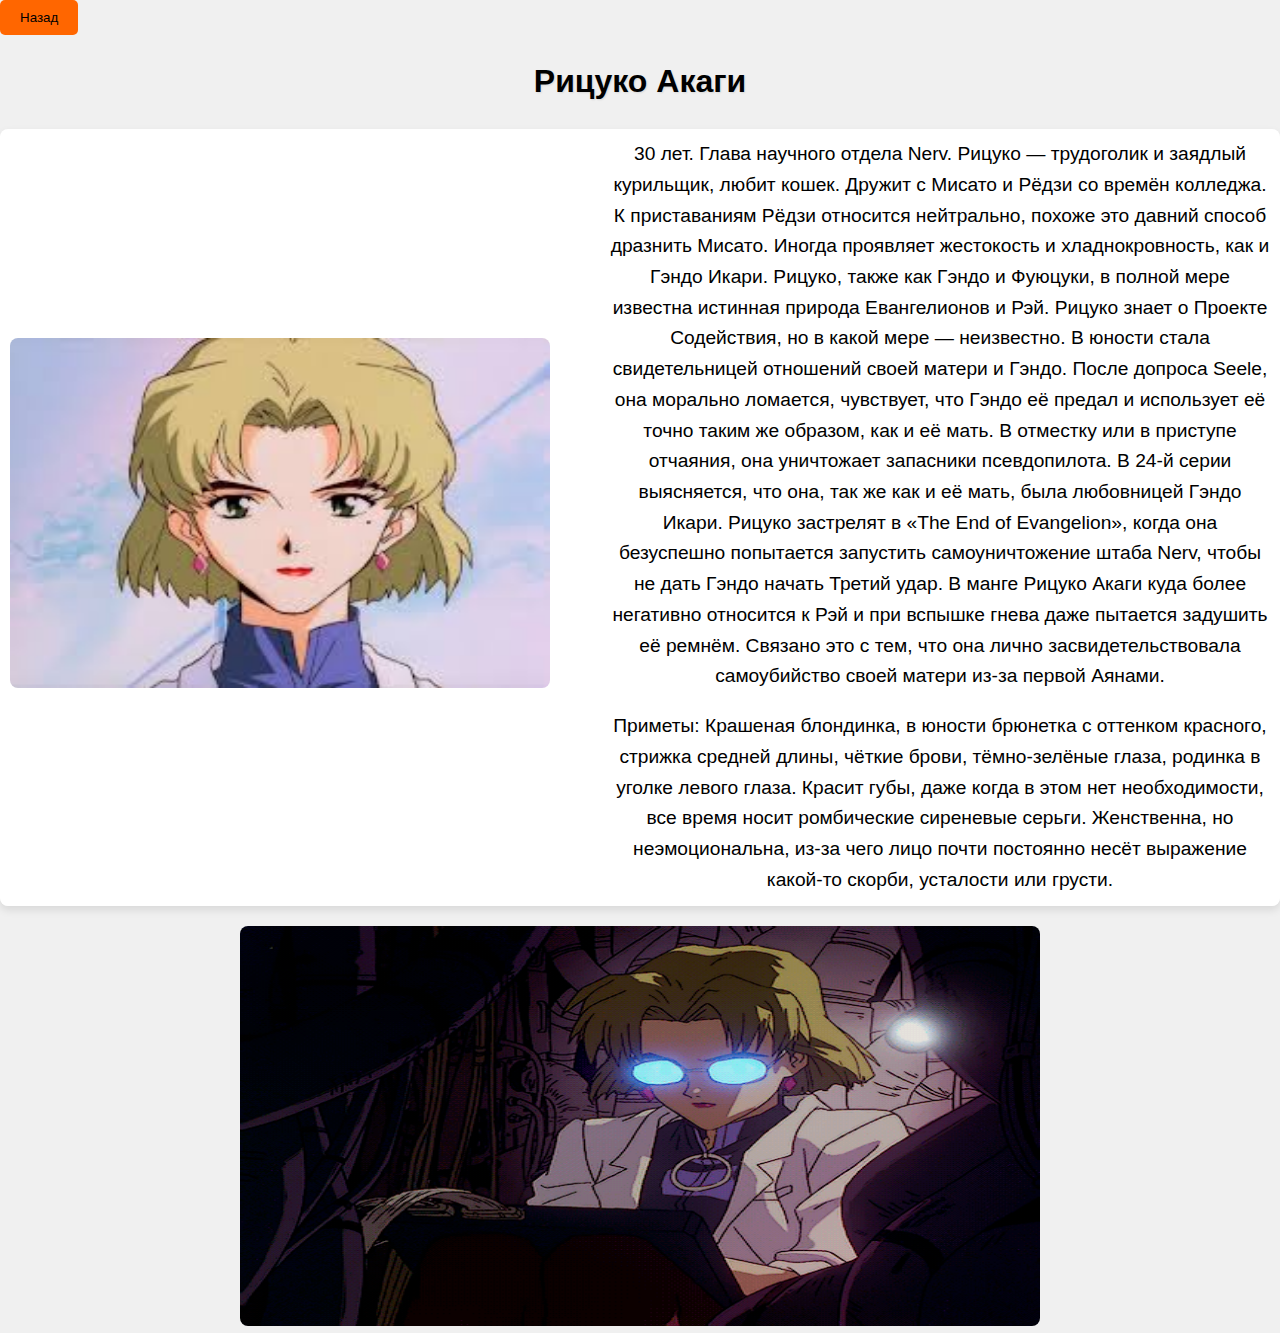
<file: pageRizuko.html>
<!DOCTYPE html>
<html>
 <head>
    <title>Рицуко Акаги</title>
    <meta charset="UTF-8">  
   <link rel="stylesheet" href="style.css">
 </head>
 <body bgcolor="Moccasin">
    <button type="submit"><a href = page2.html style="color: black;">Назад</button></a>
<h1 align = "center" style="color: black;">Рицуко Акаги</h1>
<table style="border-collapse: collapse;">
    <tr>
        <td><img src ="pics/pic7.jpg" width = "540" height = "350"></td>
        <td><big style="color: black;"><dd>30 лет. Глава научного отдела Nerv.

            Рицуко — трудоголик и заядлый курильщик, любит кошек. Дружит с Мисато и Рёдзи со времён колледжа. К приставаниям Рёдзи относится нейтрально, похоже это давний способ дразнить Мисато. Иногда проявляет жестокость и хладнокровность, как и Гэндо Икари.
             Рицуко, также как Гэндо и Фуюцуки, в полной мере известна истинная природа Евангелионов и Рэй. Рицуко знает о Проекте Содействия, но в какой мере — неизвестно. В юности стала свидетельницей отношений своей матери и Гэндо. После допроса Seele, она морально ломается, чувствует, что Гэндо её предал и использует её точно таким же образом, как и её мать. 
             В отместку или в приступе отчаяния, она уничтожает запасники псевдопилота. В 24-й серии выясняется, что она, так же как и её мать, была любовницей Гэндо Икари. Рицуко застрелят в «The End of Evangelion», когда она безуспешно попытается запустить самоуничтожение штаба Nerv, чтобы не дать Гэндо начать Третий удар.
            
            В манге Рицуко Акаги куда более негативно относится к Рэй и при вспышке гнева даже пытается задушить её ремнём. Связано это с тем, что она лично засвидетельствовала самоубийство своей матери из-за первой Аянами.
        <p></p>
        Приметы: Крашеная блондинка, в юности брюнетка с оттенком красного, стрижка средней длины, чёткие брови, тёмно-зелёные глаза, родинка в уголке левого глаза. Красит губы, даже когда в этом нет необходимости, все время носит ромбические сиреневые серьги. Женственна, но неэмоциональна, 
        из-за чего лицо почти постоянно несёт выражение какой-то скорби, усталости или грусти.</big></dd></td>
</tr>
</table>
<div align = "center">
    <img src ="pics/gif6.gif" width = "800" height = "400">
</div>
</body>
</html>
</file>
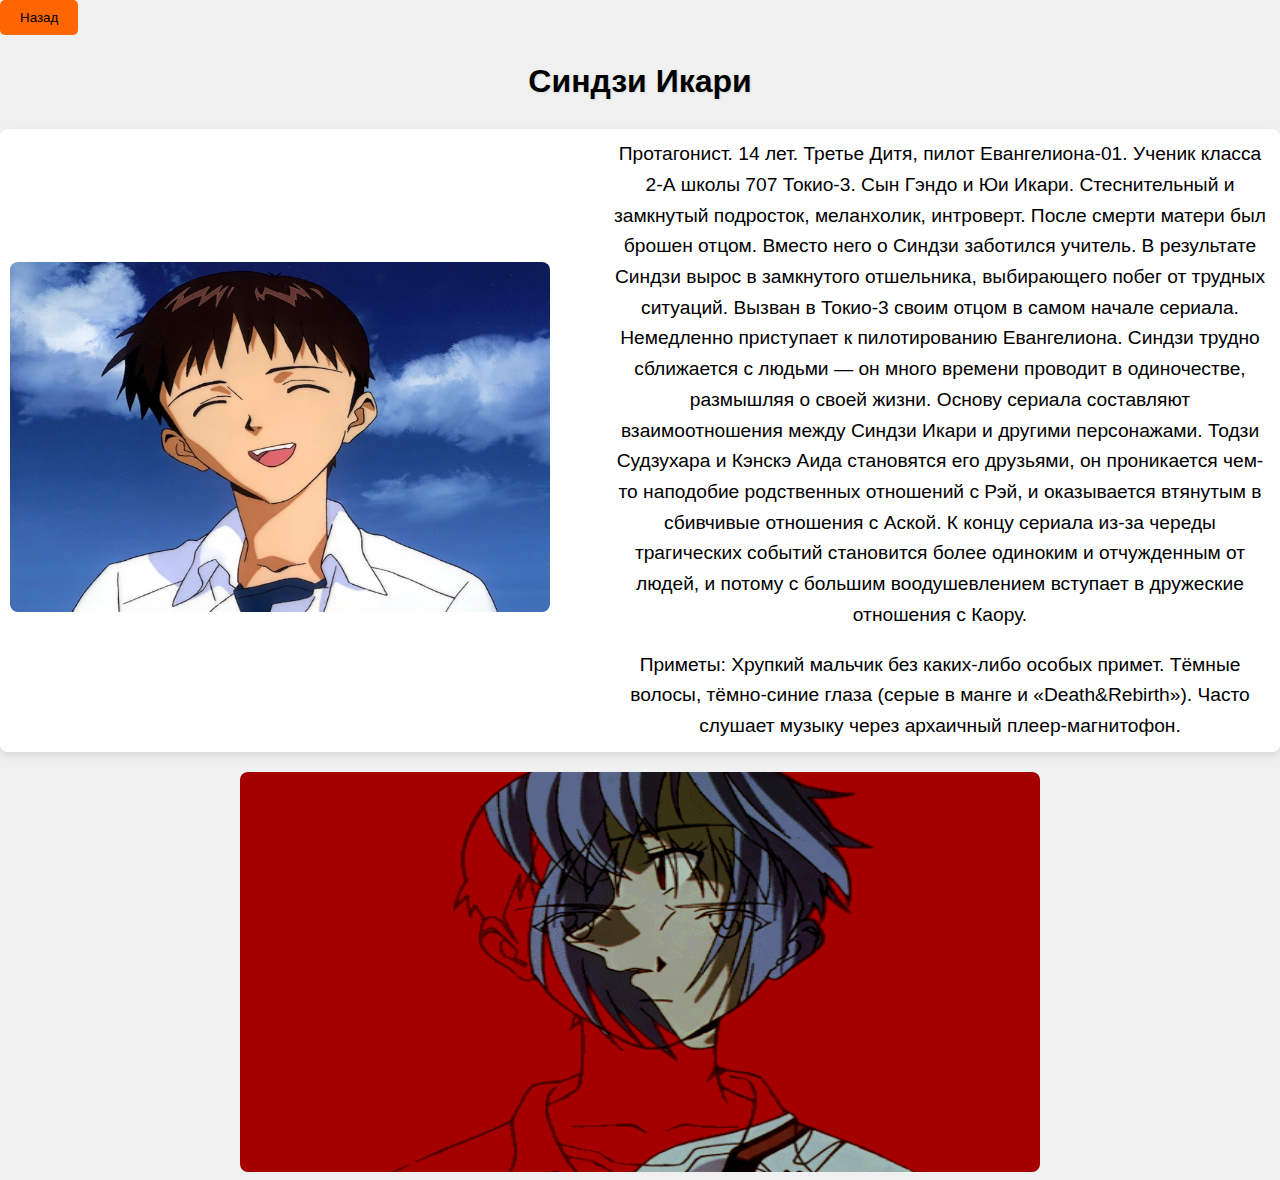
<file: pageShinji.html>
<!DOCTYPE html>
<html>
 <head>
    <title>Синдзи Икари</title>
    <meta charset="UTF-8">   
   <link rel="stylesheet" href="style.css">
 </head>
 <body bgcolor="DarkRed">
    <button type="submit"><a href = page2.html style="color: black;">Назад</button></a>
<h1 align = "center" style="color: black;">Синдзи Икари</h1>
<table style="border-collapse: collapse;">
    <tr>
        <td><img src ="pics/pic3.webp" width = "540" height = "350"></td>
        <td><big style="color: black;"><dd>Протагонист. 14 лет. Третье Дитя, пилот Евангелиона-01. Ученик класса 2-А школы 707 Токио-3. Сын Гэндо и Юи Икари.

            Стеснительный и замкнутый подросток, меланхолик, интроверт. После смерти матери был брошен отцом. Вместо него о Синдзи заботился учитель. В результате Синдзи вырос в замкнутого отшельника, выбирающего побег от трудных ситуаций. 
            Вызван в Токио-3 своим отцом в самом начале сериала. Немедленно приступает к пилотированию Евангелиона. Синдзи трудно сближается с людьми ― он много времени проводит в одиночестве, размышляя о своей жизни. Основу сериала составляют взаимоотношения между Синдзи Икари и другими персонажами. 
            Тодзи Судзухара и Кэнскэ Аида становятся его друзьями, он проникается чем-то наподобие родственных отношений с Рэй, и оказывается втянутым в сбивчивые отношения с Аской. К концу сериала из-за череды трагических событий становится более одиноким и отчужденным от людей, и потому с большим воодушевлением вступает в дружеские отношения с Каору.
            <p></p>
            Приметы: Хрупкий мальчик без каких-либо особых примет. Тёмные волосы, тёмно-синие глаза (серые в манге и «Death&Rebirth»). Часто слушает музыку через архаичный плеер-магнитофон.</big></dd></td>
</tr>
</table>
<div align = "center">
    <img src ="pics/gif2.gif" width = "800" height = "400">
</div>
</body>
</html>
</file>
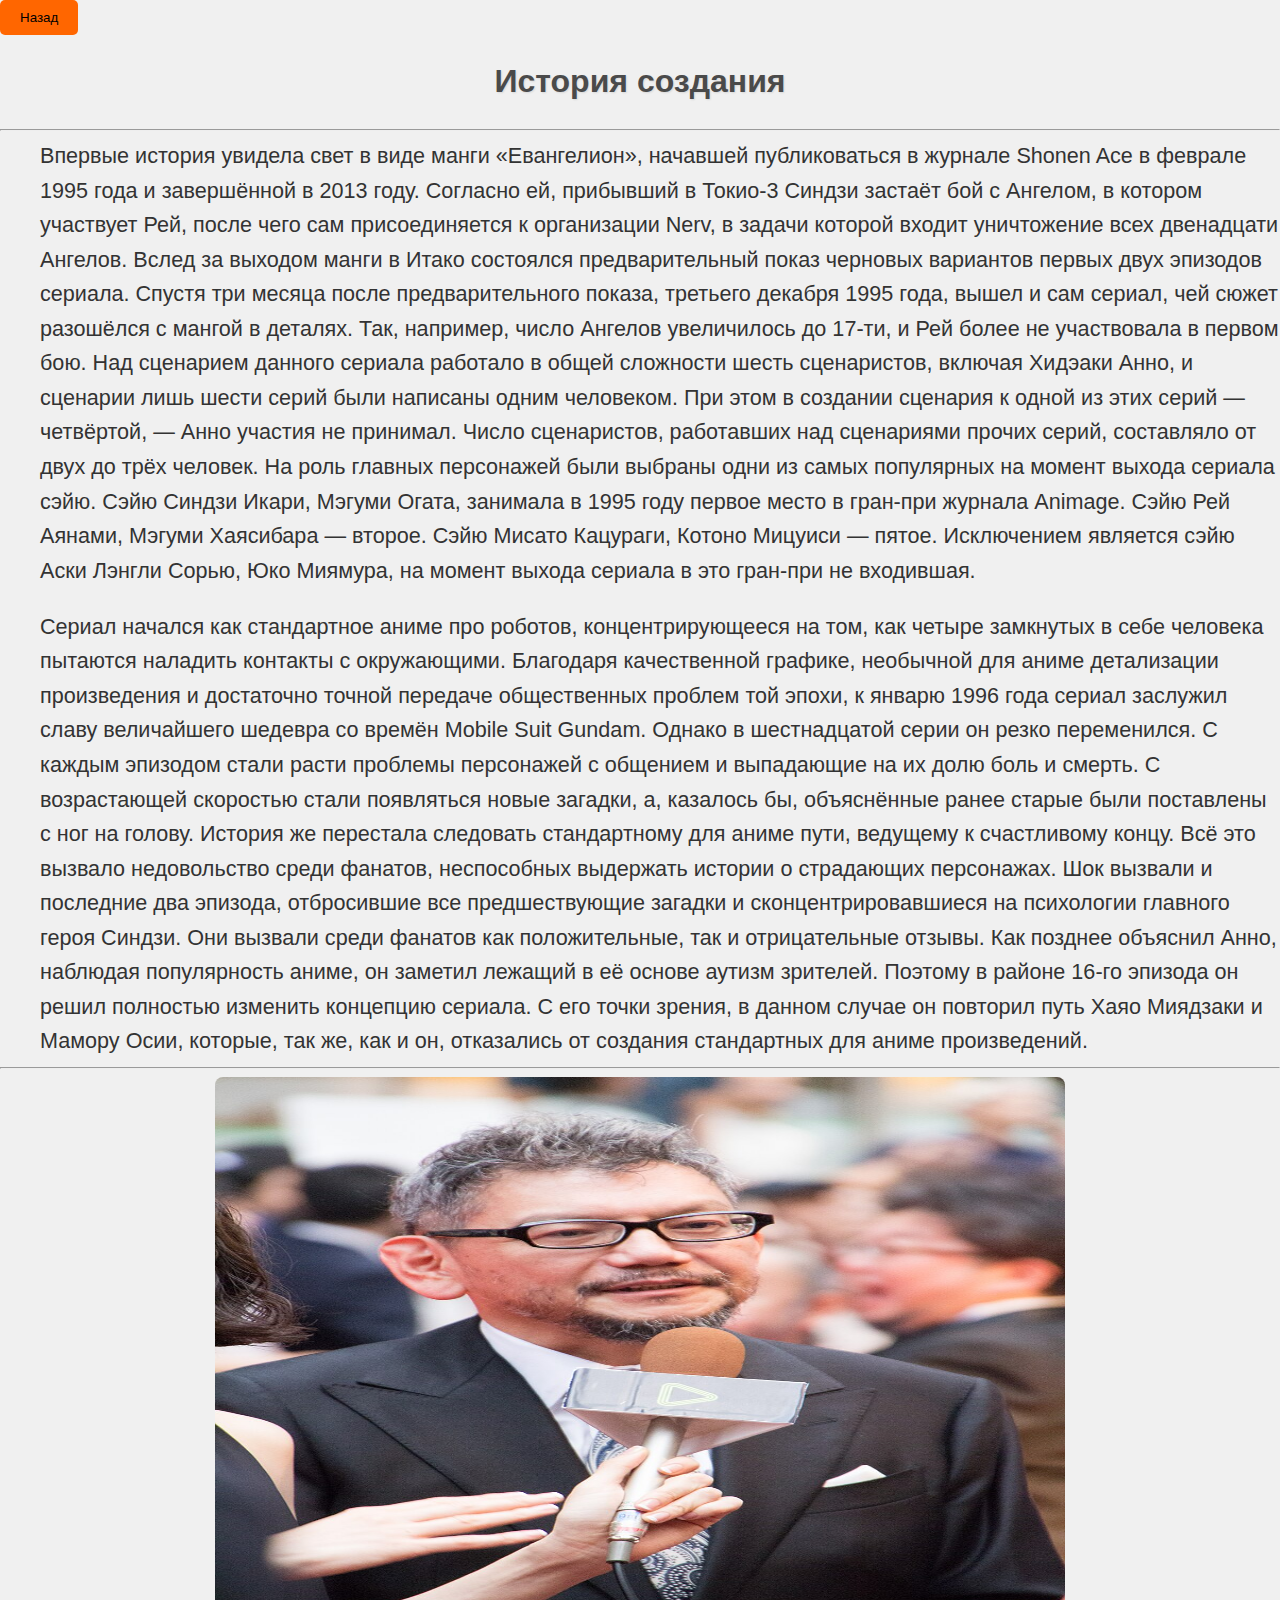
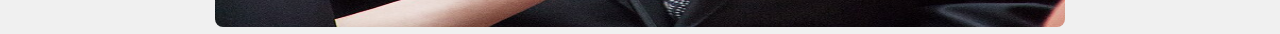
<file: pageSujet.html>
<!DOCTYPE html>
<html>
 <head>
    <title>История создания</title>
    <meta charset="UTF-8">   
    <link rel="stylesheet" href="style.css">
 </head>
 <body bgcolor="silver">
    <button type="submit"><a href = index.html style="color: black;">Назад</button></a>
    
<h1 align = "center">История создания</h1>
<hr>
<dd style="font-size: large;"><big>Впервые история увидела свет в виде манги «Евангелион», начавшей публиковаться в журнале Shonen Ace в феврале 1995 года и завершённой в 2013 году. Согласно ей, прибывший в Токио-3 Синдзи застаёт бой с Ангелом, 
    в котором участвует Рей, после чего сам присоединяется к организации Nerv, в задачи которой входит уничтожение всех двенадцати Ангелов. Вслед за выходом манги в Итако состоялся предварительный показ черновых вариантов первых двух эпизодов сериала. Спустя три месяца после предварительного показа, 
    третьего декабря 1995 года, вышел и сам сериал, чей сюжет разошёлся с мангой в деталях. Так, например, число Ангелов увеличилось до 17-ти, и Рей более не участвовала в первом бою. Над сценарием данного сериала работало в общей сложности шесть сценаристов, включая Хидэаки Анно, и сценарии лишь шести серий были написаны одним человеком. 
    При этом в создании сценария к одной из этих серий — четвёртой, — Анно участия не принимал. Число сценаристов, работавших над сценариями прочих серий, составляло от двух до трёх человек. На роль главных персонажей были выбраны одни из самых популярных на момент выхода сериала сэйю. Сэйю Синдзи Икари, Мэгуми Огата, занимала в 1995 году первое место в гран-при журнала Animage.
     Сэйю Рей Аянами, Мэгуми Хаясибара — второе. Сэйю Мисато Кацураги, Котоно Мицуиси — пятое. Исключением является сэйю Аски Лэнгли Сорью, Юко Миямура, на момент выхода сериала в это гран-при не входившая.
<p></p>
    Сериал начался как стандартное аниме про роботов, концентрирующееся на том, как четыре замкнутых в себе человека пытаются наладить контакты с окружающими. Благодаря качественной графике, необычной для аниме детализации произведения и достаточно точной передаче общественных проблем той эпохи, 
    к январю 1996 года сериал заслужил славу величайшего шедевра со времён Mobile Suit Gundam. Однако в шестнадцатой серии он резко переменился. С каждым эпизодом стали расти проблемы персонажей с общением и выпадающие на их долю боль и смерть. С возрастающей скоростью стали появляться новые загадки, а,
    казалось бы, объяснённые ранее старые были поставлены с ног на голову. История же перестала следовать стандартному для аниме пути, ведущему к счастливому концу. Всё это вызвало недовольство среди фанатов, неспособных выдержать истории о страдающих персонажах. Шок вызвали и последние два эпизода, отбросившие все предшествующие загадки и сконцентрировавшиеся на психологии главного героя Синдзи. 
    Они вызвали среди фанатов как положительные, так и отрицательные отзывы. Как позднее объяснил Анно, наблюдая популярность аниме, он заметил лежащий в её основе аутизм зрителей. Поэтому в районе 16-го эпизода он решил полностью изменить концепцию сериала. 
    С его точки зрения, в данном случае он повторил путь Хаяо Миядзаки и Мамору Осии, которые, так же, как и он, отказались от создания стандартных для аниме произведений.
</big></dd>
<hr>
<div align = "center">
<img src="pics/pic17.jpg" width="850" height="550">
</div>
</body>
</html>
</file>
<file: style.css>
body {
        font-family: 'Arial', sans-serif;
        background-color: #f0f0f0;
        color: #333;
        margin: 0;
        padding: 0;
        line-height: 1.6;
    }

    h1, h2, h3 {
        color: #4a4a4a;
        text-shadow: 1px 1px 2px rgba(0, 0, 0, 0.1);
    }

    a {
        text-decoration: none;
        color: #0066cc;
        transition: color 0.3s;
    }

    a:hover {
        color: #ff6600;
    }

    table {
        margin: 20px auto;
        box-shadow: 0 4px 8px rgba(0, 0, 0, 0.1);
        border-radius: 8px;
        overflow: hidden;
    }

    td {
        padding: 10px;
        text-align: center;
        background-color: #fff;
    }

    img {
        border-radius: 8px;
        transition: transform 0.3s;
    }

    img:hover {
        transform: scale(1.05);
    }

    button {
        background-color: #ff6600;
        color: white;
        border: none;
        padding: 10px 20px;
        border-radius: 5px;
        cursor: pointer;
        transition: background-color 0.3s;
    }

    button:hover {
        background-color: #e65c00;
    }

    .character-card {
        background: linear-gradient(135deg, #f5f7fa 0%, #c3cfe2 100%);
        border-radius: 10px;
        padding: 20px;
        margin: 20px auto;
        max-width: 800px;
        box-shadow: 0 6px 12px rgba(0, 0, 0, 0.1);
    }

    .character-card td {
        background-color: transparent;
    }

    .gallery {
        display: flex;
        flex-wrap: wrap;
        justify-content: center;
        gap: 20px;
        padding: 20px;
    }

    .gallery-item {
        flex: 1 1 300px;
        max-width: 400px;
    }
</file>
